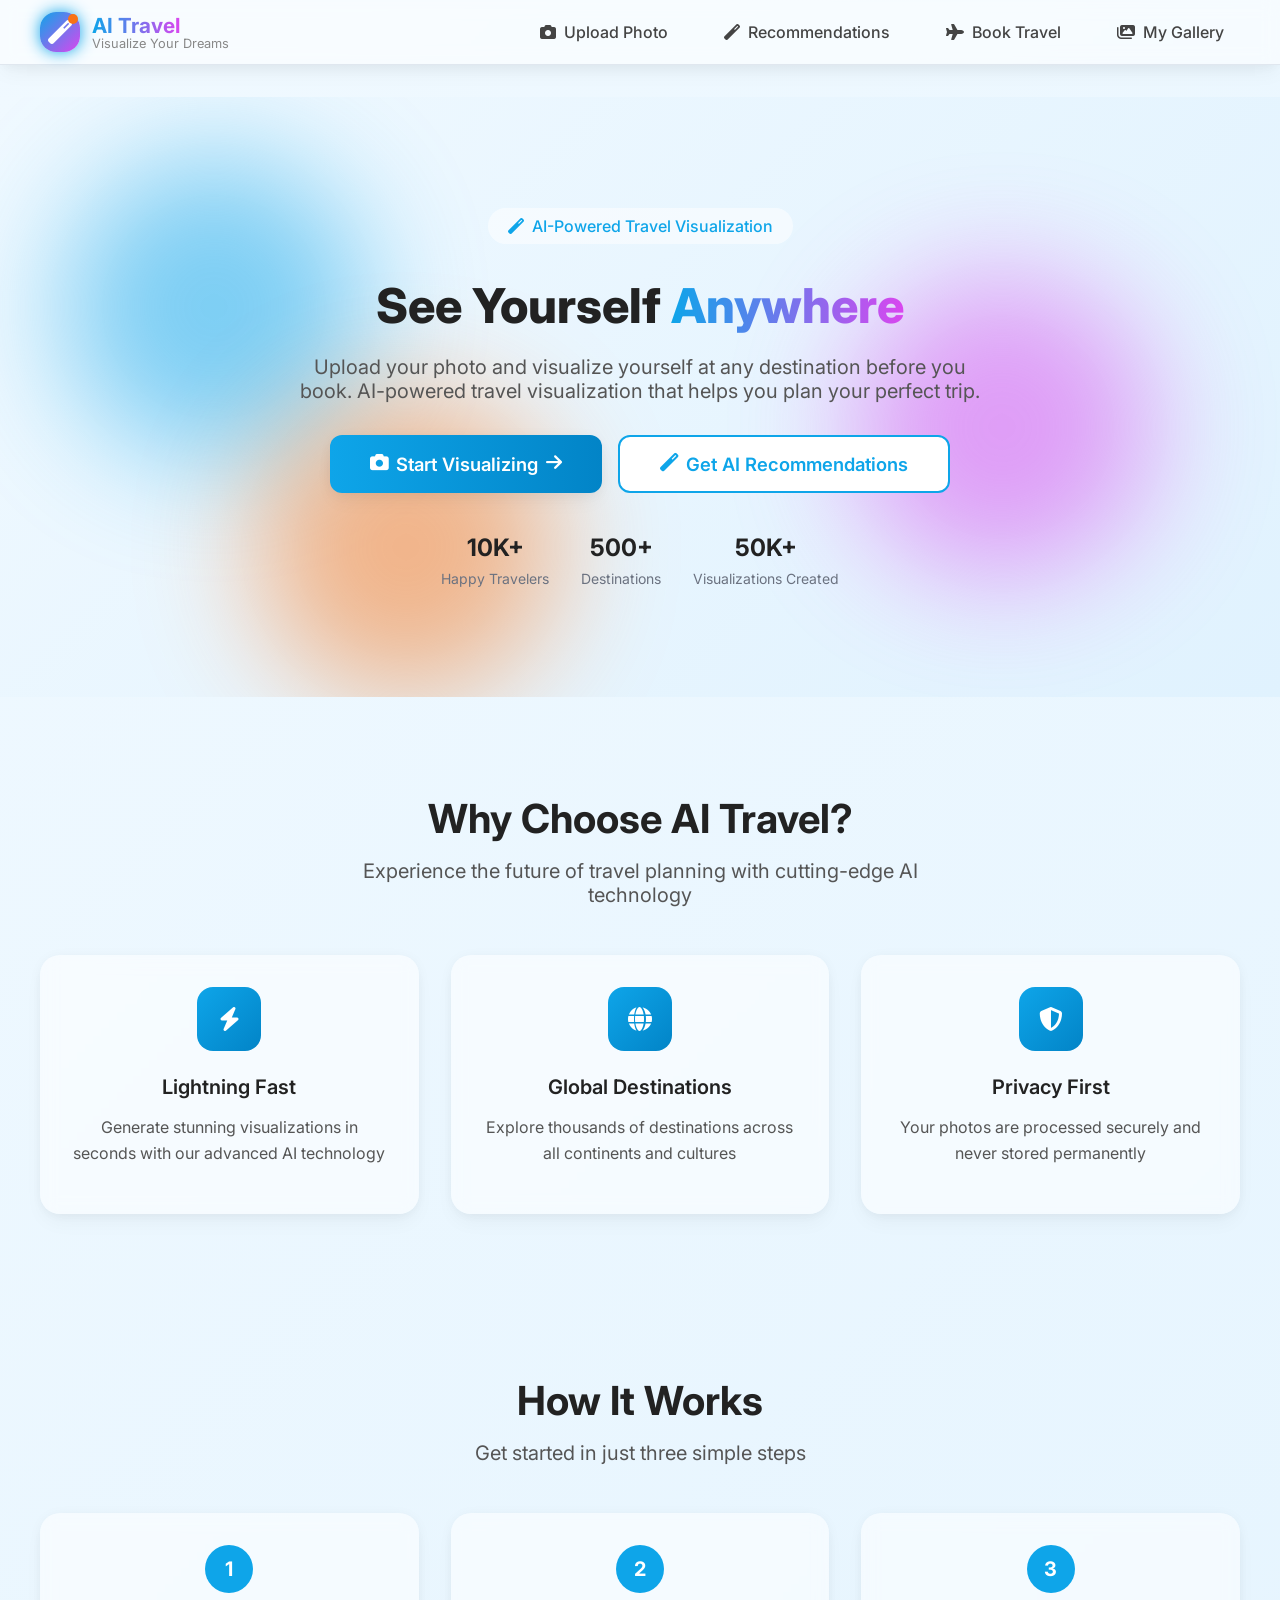
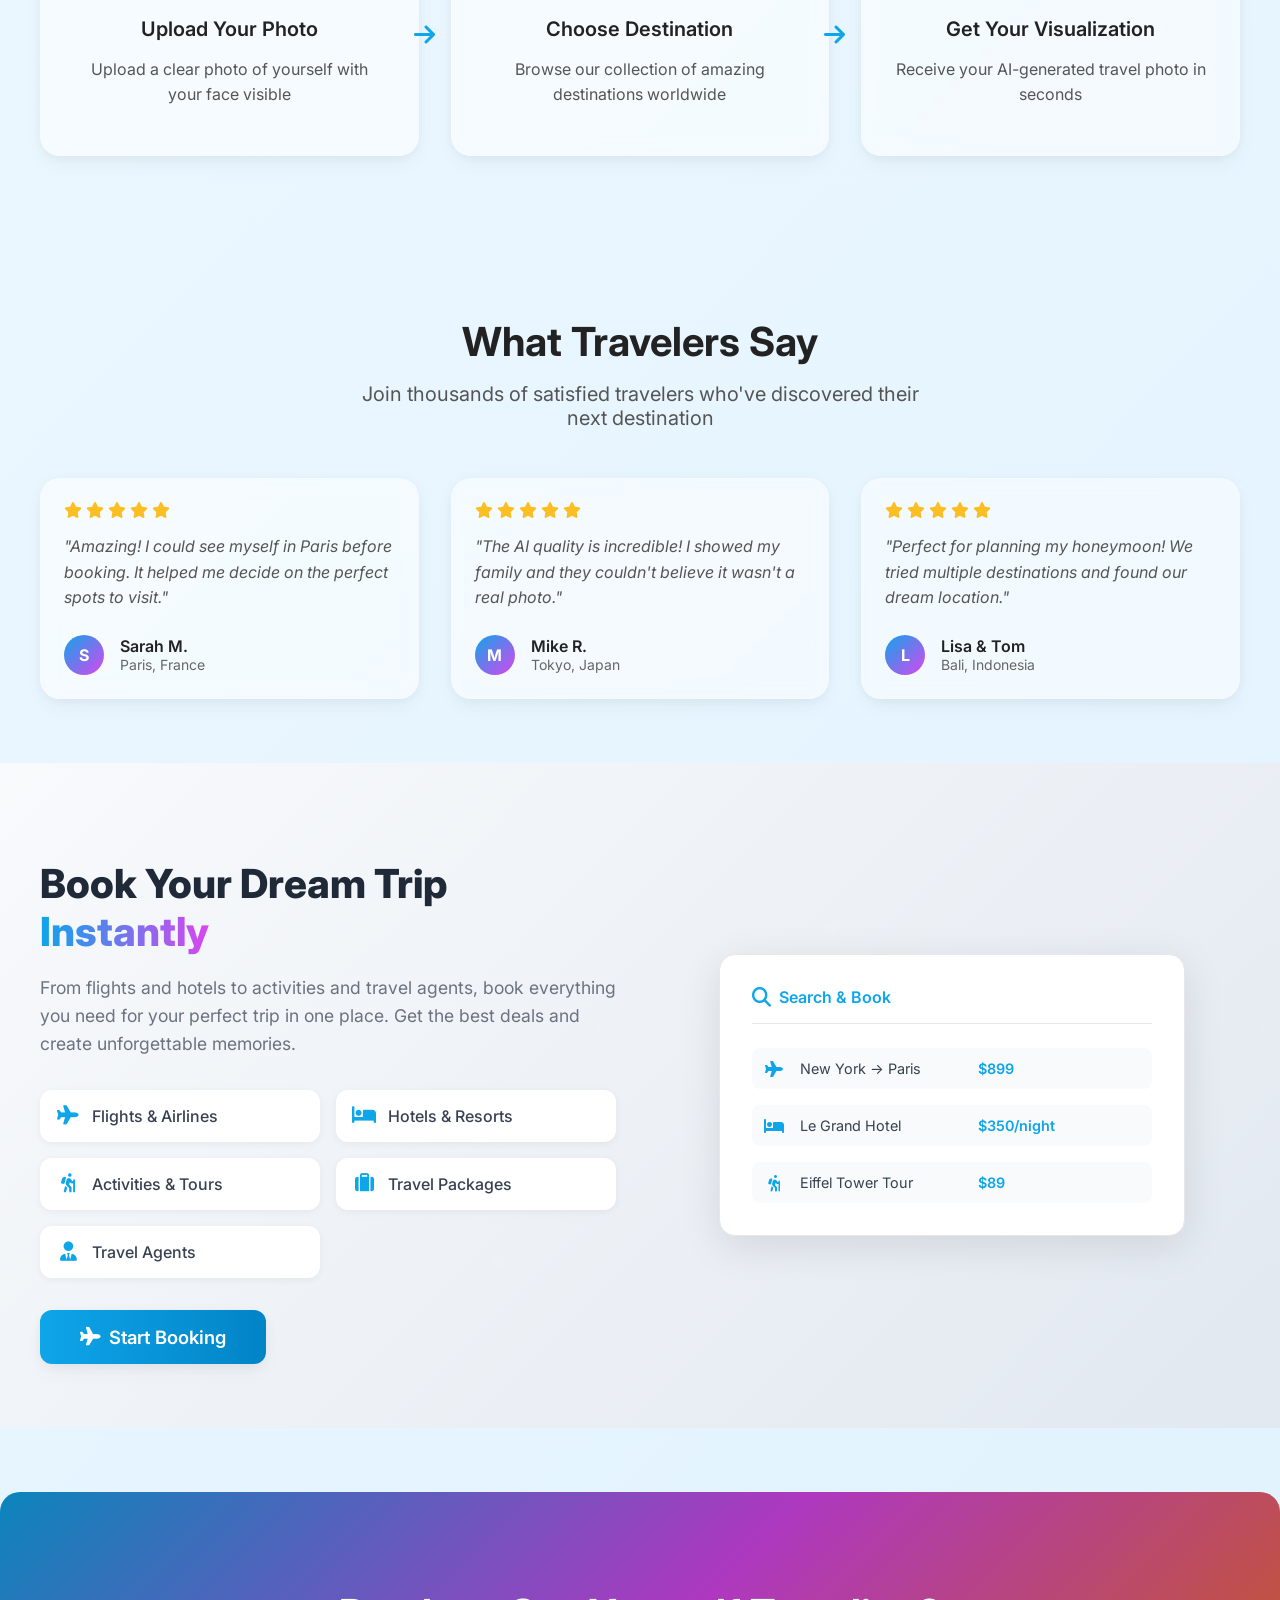
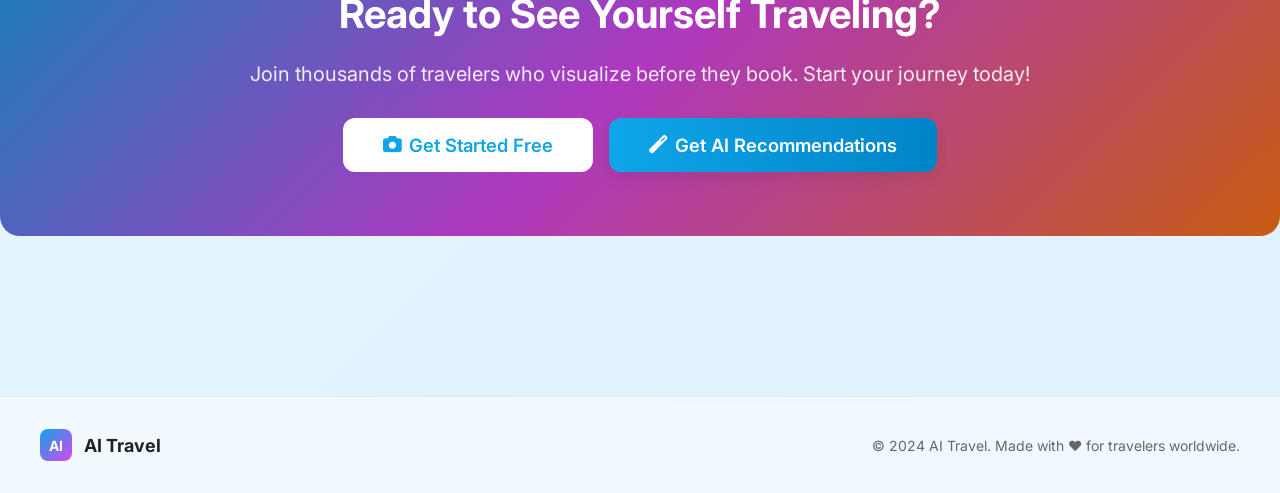
<file: frontend/index.html>
<!DOCTYPE html>
<html lang="en">
  <head>
    <meta charset="UTF-8" />
    <meta name="viewport" content="width=device-width, initial-scale=1.0" />
    <title>AI Travel - Visualize Yourself Anywhere</title>
    <meta
      name="description"
      content="See yourself at any destination before you book with AI-powered visualization. Upload your photo and explore thousands of destinations worldwide."
    />

    <!-- Fonts -->
    <link rel="preconnect" href="https://fonts.googleapis.com" />
    <link rel="preconnect" href="https://fonts.gstatic.com" crossorigin />
    <link
      href="https://fonts.googleapis.com/css2?family=Inter:wght@300;400;500;600;700;800&family=Poppins:wght@300;400;500;600;700;800;900&display=swap"
      rel="stylesheet"
    />

    <!-- Icons -->
    <link
      rel="stylesheet"
      href="https://cdnjs.cloudflare.com/ajax/libs/font-awesome/6.4.0/css/all.min.css"
    />

    <!-- Styles -->
    <link rel="stylesheet" href="css/style.css" />
  </head>
  <body>
    <!-- Navigation -->
    <nav class="navbar">
      <div class="nav-container">
        <div class="nav-logo">
          <a href="index.html" class="logo-link">
            <div class="logo-icon">
              <i class="fas fa-magic"></i>
              <div class="logo-dot"></div>
            </div>
            <div class="logo-text">
              <span class="logo-title">AI Travel</span>
              <div class="logo-subtitle">Visualize Your Dreams</div>
            </div>
          </a>
        </div>

        <div class="nav-menu" id="nav-menu">
          <a href="upload.html" class="nav-link">
            <i class="fas fa-camera"></i>
            <span>Upload Photo</span>
          </a>
          <a href="recommendations.html" class="nav-link">
            <i class="fas fa-magic"></i>
            <span>Recommendations</span>
          </a>
          <a href="booking.html" class="nav-link">
            <i class="fas fa-plane"></i>
            <span>Book Travel</span>
          </a>
          <a href="visualizations.html" class="nav-link">
            <i class="fas fa-images"></i>
            <span>My Gallery</span>
          </a>
        </div>

        <div class="nav-toggle" id="nav-toggle">
          <i class="fas fa-bars"></i>
        </div>
      </div>
    </nav>

    <!-- Main Content -->
    <main class="main-content">
      <!-- Hero Section -->
      <section class="hero">
        <div class="hero-background">
          <div class="hero-blob hero-blob-1"></div>
          <div class="hero-blob hero-blob-2"></div>
          <div class="hero-blob hero-blob-3"></div>
        </div>

        <div class="hero-content">
          <div class="hero-badge">
            <i class="fas fa-magic"></i>
            <span>AI-Powered Travel Visualization</span>
          </div>

          <h1 class="hero-title">
            See Yourself
            <span class="gradient-text">Anywhere</span>
          </h1>

          <p class="hero-description">
            Upload your photo and visualize yourself at any destination before
            you book. AI-powered travel visualization that helps you plan your
            perfect trip.
          </p>

          <div class="hero-buttons">
            <a href="upload.html" class="btn btn-primary btn-large">
              <i class="fas fa-camera"></i>
              Start Visualizing
              <i class="fas fa-arrow-right"></i>
            </a>
            <a href="recommendations.html" class="btn btn-secondary btn-large">
              <i class="fas fa-magic"></i>
              Get AI Recommendations
            </a>
          </div>

          <!-- Stats -->
          <div class="hero-stats">
            <div class="stat-item">
              <div class="stat-number">10K+</div>
              <div class="stat-label">Happy Travelers</div>
            </div>
            <div class="stat-item">
              <div class="stat-number">500+</div>
              <div class="stat-label">Destinations</div>
            </div>
            <div class="stat-item">
              <div class="stat-number">50K+</div>
              <div class="stat-label">Visualizations Created</div>
            </div>
          </div>
        </div>
      </section>

      <!-- Features Section -->
      <section class="features">
        <div class="container">
          <div class="section-header">
            <h2 class="section-title">Why Choose AI Travel?</h2>
            <p class="section-description">
              Experience the future of travel planning with cutting-edge AI
              technology
            </p>
          </div>

          <div class="features-grid">
            <div class="feature-card">
              <div class="feature-icon">
                <i class="fas fa-bolt"></i>
              </div>
              <h3 class="feature-title">Lightning Fast</h3>
              <p class="feature-description">
                Generate stunning visualizations in seconds with our advanced AI
                technology
              </p>
            </div>

            <div class="feature-card">
              <div class="feature-icon">
                <i class="fas fa-globe"></i>
              </div>
              <h3 class="feature-title">Global Destinations</h3>
              <p class="feature-description">
                Explore thousands of destinations across all continents and
                cultures
              </p>
            </div>

            <div class="feature-card">
              <div class="feature-icon">
                <i class="fas fa-shield-alt"></i>
              </div>
              <h3 class="feature-title">Privacy First</h3>
              <p class="feature-description">
                Your photos are processed securely and never stored permanently
              </p>
            </div>
          </div>
        </div>
      </section>

      <!-- How It Works Section -->
      <section class="how-it-works">
        <div class="container">
          <div class="section-header">
            <h2 class="section-title">How It Works</h2>
            <p class="section-description">
              Get started in just three simple steps
            </p>
          </div>

          <div class="steps-grid">
            <div class="step-item">
              <div class="step-number">1</div>
              <h3 class="step-title">Upload Your Photo</h3>
              <p class="step-description">
                Upload a clear photo of yourself with your face visible
              </p>
              <div class="step-arrow">
                <i class="fas fa-arrow-right"></i>
              </div>
            </div>

            <div class="step-item">
              <div class="step-number">2</div>
              <h3 class="step-title">Choose Destination</h3>
              <p class="step-description">
                Browse our collection of amazing destinations worldwide
              </p>
              <div class="step-arrow">
                <i class="fas fa-arrow-right"></i>
              </div>
            </div>

            <div class="step-item">
              <div class="step-number">3</div>
              <h3 class="step-title">Get Your Visualization</h3>
              <p class="step-description">
                Receive your AI-generated travel photo in seconds
              </p>
            </div>
          </div>
        </div>
      </section>

      <!-- Testimonials Section -->
      <section class="testimonials">
        <div class="container">
          <div class="section-header">
            <h2 class="section-title">What Travelers Say</h2>
            <p class="section-description">
              Join thousands of satisfied travelers who've discovered their next
              destination
            </p>
          </div>

          <div class="testimonials-grid">
            <div class="testimonial-card">
              <div class="testimonial-stars">
                <i class="fas fa-star"></i>
                <i class="fas fa-star"></i>
                <i class="fas fa-star"></i>
                <i class="fas fa-star"></i>
                <i class="fas fa-star"></i>
              </div>
              <p class="testimonial-text">
                "Amazing! I could see myself in Paris before booking. It helped
                me decide on the perfect spots to visit."
              </p>
              <div class="testimonial-author">
                <div class="author-avatar">S</div>
                <div class="author-info">
                  <div class="author-name">Sarah M.</div>
                  <div class="author-location">Paris, France</div>
                </div>
              </div>
            </div>

            <div class="testimonial-card">
              <div class="testimonial-stars">
                <i class="fas fa-star"></i>
                <i class="fas fa-star"></i>
                <i class="fas fa-star"></i>
                <i class="fas fa-star"></i>
                <i class="fas fa-star"></i>
              </div>
              <p class="testimonial-text">
                "The AI quality is incredible! I showed my family and they
                couldn't believe it wasn't a real photo."
              </p>
              <div class="testimonial-author">
                <div class="author-avatar">M</div>
                <div class="author-info">
                  <div class="author-name">Mike R.</div>
                  <div class="author-location">Tokyo, Japan</div>
                </div>
              </div>
            </div>

            <div class="testimonial-card">
              <div class="testimonial-stars">
                <i class="fas fa-star"></i>
                <i class="fas fa-star"></i>
                <i class="fas fa-star"></i>
                <i class="fas fa-star"></i>
                <i class="fas fa-star"></i>
              </div>
              <p class="testimonial-text">
                "Perfect for planning my honeymoon! We tried multiple
                destinations and found our dream location."
              </p>
              <div class="testimonial-author">
                <div class="author-avatar">L</div>
                <div class="author-info">
                  <div class="author-name">Lisa & Tom</div>
                  <div class="author-location">Bali, Indonesia</div>
                </div>
              </div>
            </div>
          </div>
        </div>
      </section>

      <!-- Booking Promotion Section -->
      <section class="booking-promotion">
        <div class="container">
          <div class="booking-promotion-content">
            <div class="booking-promotion-text">
              <h2 class="booking-promotion-title">
                Book Your Dream Trip
                <span class="gradient-text">Instantly</span>
              </h2>
              <p class="booking-promotion-description">
                From flights and hotels to activities and travel agents, book
                everything you need for your perfect trip in one place. Get the
                best deals and create unforgettable memories.
              </p>
              <div class="booking-promotion-features">
                <div class="booking-feature">
                  <i class="fas fa-plane"></i>
                  <span>Flights & Airlines</span>
                </div>
                <div class="booking-feature">
                  <i class="fas fa-bed"></i>
                  <span>Hotels & Resorts</span>
                </div>
                <div class="booking-feature">
                  <i class="fas fa-hiking"></i>
                  <span>Activities & Tours</span>
                </div>
                <div class="booking-feature">
                  <i class="fas fa-suitcase"></i>
                  <span>Travel Packages</span>
                </div>
                <div class="booking-feature">
                  <i class="fas fa-user-tie"></i>
                  <span>Travel Agents</span>
                </div>
              </div>
              <div class="booking-promotion-actions">
                <a href="booking.html" class="btn btn-primary btn-large">
                  <i class="fas fa-plane"></i>
                  Start Booking
                </a>
                <!-- <a href="destinations.html" class="btn btn-secondary btn-large">
                                <i class="fas fa-globe"></i>
                                Browse Destinations
                            </a> -->
              </div>
            </div>
            <div class="booking-promotion-visual">
              <div class="booking-visual-card">
                <div class="booking-visual-header">
                  <i class="fas fa-search"></i>
                  <span>Search & Book</span>
                </div>
                <div class="booking-visual-content">
                  <div class="booking-visual-item">
                    <i class="fas fa-plane"></i>
                    <span>New York → Paris</span>
                    <span class="price">$899</span>
                  </div>
                  <div class="booking-visual-item">
                    <i class="fas fa-bed"></i>
                    <span>Le Grand Hotel</span>
                    <span class="price">$350/night</span>
                  </div>
                  <div class="booking-visual-item">
                    <i class="fas fa-hiking"></i>
                    <span>Eiffel Tower Tour</span>
                    <span class="price">$89</span>
                  </div>
                </div>
              </div>
            </div>
          </div>
        </div>
      </section>

      <!-- CTA Section -->
      <section class="cta">
        <div class="cta-background">
          <div class="cta-overlay"></div>
        </div>
        <div class="cta-content">
          <h2 class="cta-title">Ready to See Yourself Traveling?</h2>
          <p class="cta-description">
            Join thousands of travelers who visualize before they book. Start
            your journey today!
          </p>
          <div class="cta-buttons">
            <a href="upload.html" class="btn btn-white btn-large">
              <i class="fas fa-camera"></i>
              Get Started Free
            </a>
            <!-- Replace the last travel-related button with a new one for AI Recommendations -->
            <!-- <a href="destinations.html" class="btn btn-outline btn-large"> -->
            <a href="recommendations.html" class="btn btn-primary btn-large">
              <i class="fas fa-magic"></i>
              Get AI Recommendations
            </a>
          </div>
        </div>
      </section>
    </main>

    <!-- Footer -->
    <footer class="footer">
      <div class="container">
        <div class="footer-content">
          <div class="footer-logo">
            <div class="footer-logo-icon">
              <span>AI</span>
            </div>
            <span class="footer-logo-text">AI Travel</span>
          </div>
          <div class="footer-copyright">
            © 2024 AI Travel. Made with ❤️ for travelers worldwide.
          </div>
        </div>
      </div>
    </footer>

    <!-- Toast Container -->
    <div id="toast-container" class="toast-container"></div>

    <!-- Scripts -->
    <script src="js/api.js"></script>
    <script src="js/components.js"></script>
    <script src="js/main.js"></script>
  </body>
</html>
</file>
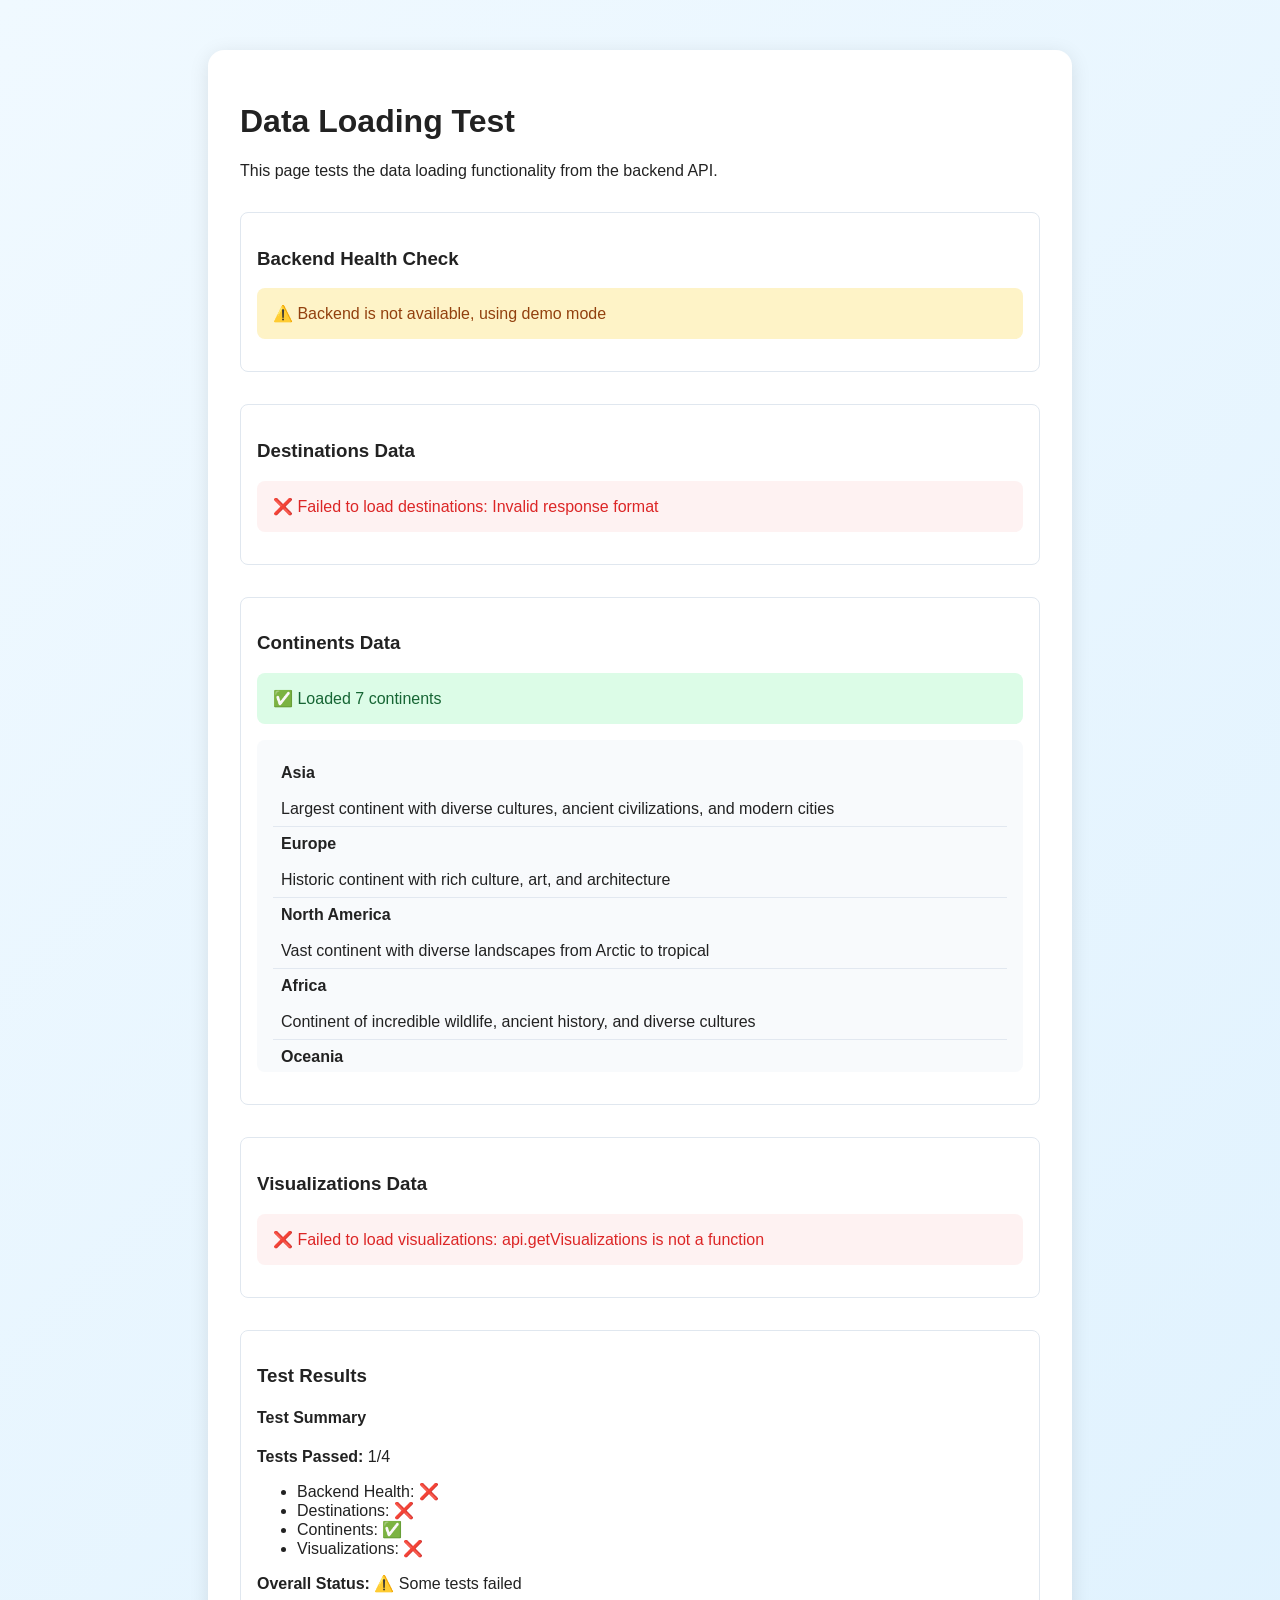
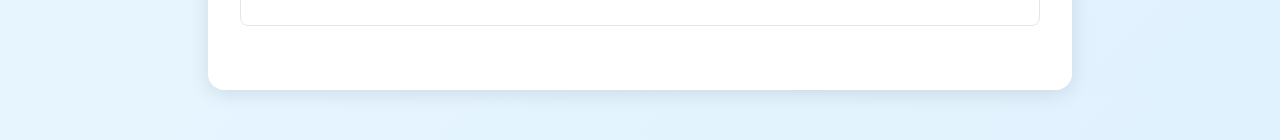
<file: frontend/test-data.html>
<!DOCTYPE html>
<html lang="en">
<head>
    <meta charset="UTF-8">
    <meta name="viewport" content="width=device-width, initial-scale=1.0">
    <title>Data Loading Test - AI Travel</title>
    <link rel="stylesheet" href="css/style.css">
    <style>
        .test-container {
            max-width: 800px;
            margin: 50px auto;
            padding: 2rem;
            background: white;
            border-radius: 1rem;
            box-shadow: 0 4px 20px rgba(0,0,0,0.1);
        }
        .test-section {
            margin: 2rem 0;
            padding: 1rem;
            border: 1px solid #e0e7ef;
            border-radius: 0.5rem;
        }
        .test-status {
            padding: 1rem;
            margin: 1rem 0;
            border-radius: 0.5rem;
            font-weight: 500;
        }
        .test-status.success { background: #dcfce7; color: #166534; }
        .test-status.error { background: #fef2f2; color: #dc2626; }
        .test-status.info { background: #dbeafe; color: #1e40af; }
        .test-status.warning { background: #fef3c7; color: #92400e; }
        .data-display {
            background: #f8fafc;
            padding: 1rem;
            border-radius: 0.5rem;
            margin: 1rem 0;
            max-height: 300px;
            overflow-y: auto;
        }
        .data-item {
            padding: 0.5rem;
            border-bottom: 1px solid #e2e8f0;
        }
        .data-item:last-child {
            border-bottom: none;
        }
    </style>
</head>
<body>
    <div class="test-container">
        <h1>Data Loading Test</h1>
        <p>This page tests the data loading functionality from the backend API.</p>
        
        <div class="test-section">
            <h3>Backend Health Check</h3>
            <div id="health-status" class="test-status info">
                Checking backend health...
            </div>
        </div>

        <div class="test-section">
            <h3>Destinations Data</h3>
            <div id="destinations-status" class="test-status info">
                Loading destinations...
            </div>
            <div id="destinations-data" class="data-display" style="display: none;">
                <!-- Destinations will be displayed here -->
            </div>
        </div>

        <div class="test-section">
            <h3>Continents Data</h3>
            <div id="continents-status" class="test-status info">
                Loading continents...
            </div>
            <div id="continents-data" class="data-display" style="display: none;">
                <!-- Continents will be displayed here -->
            </div>
        </div>

        <div class="test-section">
            <h3>Visualizations Data</h3>
            <div id="visualizations-status" class="test-status info">
                Loading visualizations...
            </div>
            <div id="visualizations-data" class="data-display" style="display: none;">
                <!-- Visualizations will be displayed here -->
            </div>
        </div>

        <div class="test-section">
            <h3>Test Results</h3>
            <div id="test-results">
                <p>Running tests...</p>
            </div>
        </div>
    </div>

    <!-- Scripts -->
    <script src="js/api.js"></script>
    <script src="js/components.js"></script>
    <script>
        // Initialize API service
        const api = new APIService();
        
        // Test results
        const testResults = {
            backendHealth: false,
            destinations: false,
            continents: false,
            visualizations: false
        };

        // Update status element
        function updateStatus(elementId, status, message) {
            const element = document.getElementById(elementId);
            element.className = `test-status ${status}`;
            element.textContent = message;
        }

        // Display data
        function displayData(elementId, data, title) {
            const element = document.getElementById(elementId);
            element.style.display = 'block';
            
            if (Array.isArray(data) && data.length > 0) {
                element.innerHTML = data.map(item => `
                    <div class="data-item">
                        <strong>${item.name || item.title || 'Unknown'}</strong><br>
                        ${item.country || item.location || ''} ${item.city ? `(${item.city})` : ''}<br>
                        ${item.description || ''}
                    </div>
                `).join('');
            } else {
                element.innerHTML = '<div class="data-item">No data available</div>';
            }
        }

        // Test backend health
        async function testBackendHealth() {
            try {
                const isHealthy = await api.checkBackendHealth();
                testResults.backendHealth = isHealthy;
                
                if (isHealthy) {
                    updateStatus('health-status', 'success', '✅ Backend is healthy and accessible');
                } else {
                    updateStatus('health-status', 'warning', '⚠️ Backend is not available, using demo mode');
                }
            } catch (error) {
                updateStatus('health-status', 'error', `❌ Backend health check failed: ${error.message}`);
            }
        }

        // Test destinations loading
        async function testDestinations() {
            try {
                const response = await api.getDestinations();
                if (response.success && response.data) {
                    testResults.destinations = true;
                    updateStatus('destinations-status', 'success', `✅ Loaded ${response.data.length} destinations from ${response.source}`);
                    displayData('destinations-data', response.data, 'Destinations');
                } else {
                    throw new Error('Invalid response format');
                }
            } catch (error) {
                updateStatus('destinations-status', 'error', `❌ Failed to load destinations: ${error.message}`);
            }
        }

        // Test continents loading
        async function testContinents() {
            try {
                const response = await api.getContinents();
                if (response.success && response.data) {
                    testResults.continents = true;
                    updateStatus('continents-status', 'success', `✅ Loaded ${response.data.length} continents`);
                    displayData('continents-data', response.data, 'Continents');
                } else {
                    throw new Error('Invalid response format');
                }
            } catch (error) {
                updateStatus('continents-status', 'error', `❌ Failed to load continents: ${error.message}`);
            }
        }

        // Test visualizations loading
        async function testVisualizations() {
            try {
                const response = await api.getVisualizations();
                if (response.success && response.data) {
                    testResults.visualizations = true;
                    updateStatus('visualizations-status', 'success', `✅ Loaded ${response.data.length} visualizations`);
                    displayData('visualizations-data', response.data, 'Visualizations');
                } else {
                    throw new Error('Invalid response format');
                }
            } catch (error) {
                updateStatus('visualizations-status', 'error', `❌ Failed to load visualizations: ${error.message}`);
            }
        }

        // Update test results summary
        function updateTestResults() {
            const resultsElement = document.getElementById('test-results');
            const passedTests = Object.values(testResults).filter(Boolean).length;
            const totalTests = Object.keys(testResults).length;
            
            resultsElement.innerHTML = `
                <h4>Test Summary</h4>
                <p><strong>Tests Passed:</strong> ${passedTests}/${totalTests}</p>
                <ul>
                    <li>Backend Health: ${testResults.backendHealth ? '✅' : '❌'}</li>
                    <li>Destinations: ${testResults.destinations ? '✅' : '❌'}</li>
                    <li>Continents: ${testResults.continents ? '✅' : '❌'}</li>
                    <li>Visualizations: ${testResults.visualizations ? '✅' : '❌'}</li>
                </ul>
                <p><strong>Overall Status:</strong> ${passedTests === totalTests ? '✅ All tests passed!' : '⚠️ Some tests failed'}</p>
            `;
        }

        // Run all tests
        async function runAllTests() {
            console.log('Starting data loading tests...');
            
            await testBackendHealth();
            await testDestinations();
            await testContinents();
            await testVisualizations();
            
            updateTestResults();
            
            console.log('Test results:', testResults);
        }

        // Run tests when page loads
        document.addEventListener('DOMContentLoaded', runAllTests);
    </script>
</body>
</html>
</file>
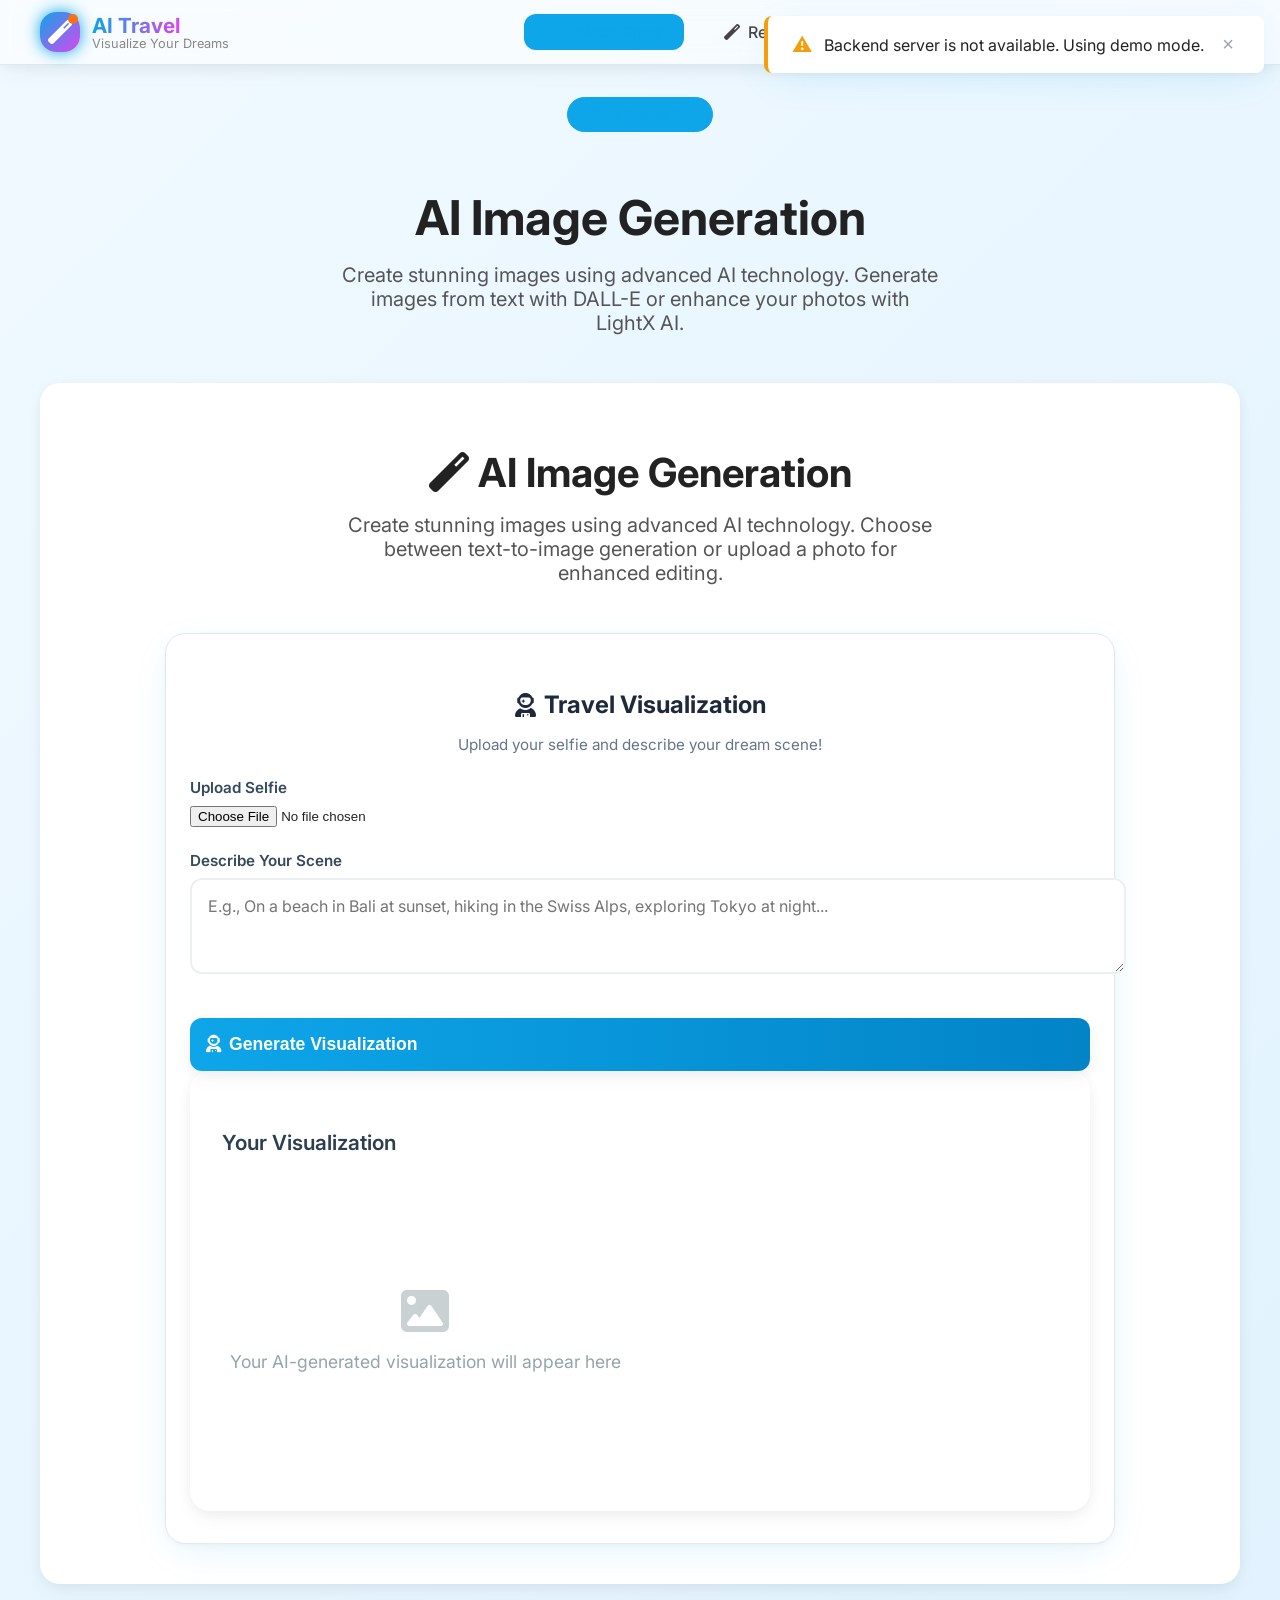
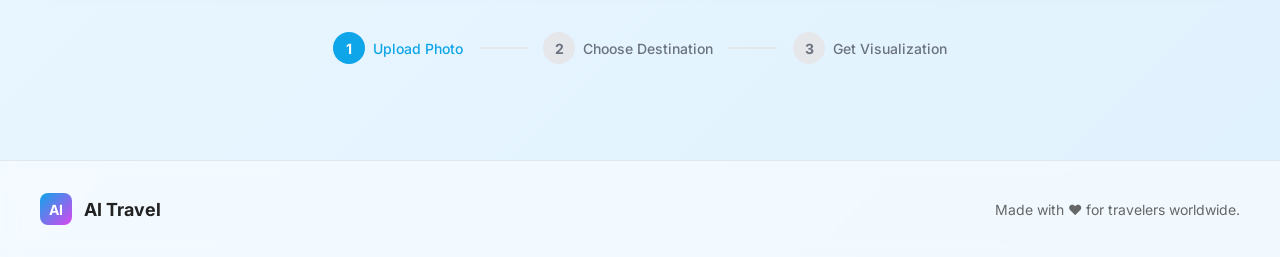
<file: frontend/upload.html>
<!DOCTYPE html>
<html lang="en">
  <head>
    <meta charset="UTF-8" />
    <meta name="viewport" content="width=device-width, initial-scale=1.0" />
    <title>AI Image Generation - AI Travel</title>
    <meta
      name="description"
      content="Generate stunning images using DALL-E and enhance photos with LightX AI technology."
    />

    <!-- Fonts -->
    <link rel="preconnect" href="https://fonts.googleapis.com" />
    <link rel="preconnect" href="https://fonts.gstatic.com" crossorigin />
    <link
      href="https://fonts.googleapis.com/css2?family=Inter:wght@300;400;500;600;700;800&family=Poppins:wght@300;400;500;600;700;800;900&display=swap"
      rel="stylesheet"
    />

    <!-- Icons -->
    <link
      rel="stylesheet"
      href="https://cdnjs.cloudflare.com/ajax/libs/font-awesome/6.4.0/css/all.min.css"
    />

    <!-- Styles -->
    <link rel="stylesheet" href="css/style.css" />
  </head>
  <body>
    <!-- Navigation -->
    <nav class="navbar">
      <div class="nav-container">
        <div class="nav-logo">
          <a href="index.html" class="logo-link">
            <div class="logo-icon">
              <i class="fas fa-magic"></i>
              <div class="logo-dot"></div>
            </div>
            <div class="logo-text">
              <span class="logo-title">AI Travel</span>
              <div class="logo-subtitle">Visualize Your Dreams</div>
            </div>
          </a>
        </div>

        <div class="nav-menu" id="nav-menu">
          <a href="upload.html" class="nav-link active">
            <i class="fas fa-camera"></i>
            <span>Upload Photo</span>
          </a>
          <a href="recommendations.html" class="nav-link">
            <i class="fas fa-magic"></i>
            <span>Recommendations</span>
          </a>
          <a href="booking.html" class="nav-link">
            <i class="fas fa-plane"></i>
            <span>Book Travel</span>
          </a>
          <a href="visualizations.html" class="nav-link">
            <i class="fas fa-images"></i>
            <span>My Gallery</span>
          </a>
        </div>

        <div class="nav-toggle" id="nav-toggle">
          <i class="fas fa-bars"></i>
        </div>
      </div>
    </nav>

    <!-- Main Content -->
    <main class="main-content">
      <div class="container">
        <!-- Header Section -->
        <div class="upload-header">
          <div class="step-badge">
            <i class="fas fa-magic"></i>
            <span>AI Generation</span>
          </div>

          <h1 class="upload-title">AI Image Generation</h1>

          <p class="upload-description">
            Create stunning images using advanced AI technology. Generate images
            from text with DALL-E or enhance your photos with LightX AI.
          </p>
        </div>

        <!-- AI Image Generation Section -->
        <div class="ai-generation-section">
          <div class="section-header">
            <h2 class="section-title">
              <i class="fas fa-magic"></i>
              AI Image Generation
            </h2>
            <p class="section-description">
              Create stunning images using advanced AI technology. Choose
              between text-to-image generation or upload a photo for enhanced
              editing.
            </p>
          </div>

          <div class="generation-grid single-centered-card">
            <!-- AI Face Swap Visualization Section -->
            <div class="generation-card travel-visualization-centered">
              <div class="card-header">
                <h3 class="card-title">
                  <i class="fas fa-user-astronaut"></i>
                  Travel Visualization
                </h3>
                <p class="card-subtitle">
                  Upload your selfie and describe your dream scene!
                </p>
              </div>
              <div class="face-swap-upload-area">
                <div class="input-group">
                  <label for="face-swap-file-input" class="input-label"
                    >Upload Selfie</label
                  >
                  <input
                    type="file"
                    id="face-swap-file-input"
                    accept="image/*"
                  />
                </div>
                <div class="input-group">
                  <label for="face-swap-prompt" class="input-label"
                    >Describe Your Scene</label
                  >
                  <textarea
                    id="face-swap-prompt"
                    class="text-input"
                    placeholder="E.g., On a beach in Bali at sunset, hiking in the Swiss Alps, exploring Tokyo at night..."
                    rows="3"
                  ></textarea>
                </div>
                <button
                  class="btn btn-primary generate-btn"
                  id="generate-face-swap-btn"
                >
                  <i class="fas fa-user-astronaut"></i>
                  Generate Visualization
                </button>
              </div>
              <div class="generated-images-area">
                <h4 class="generated-title">Your Visualization</h4>
                <div class="generated-images-grid" id="face-swap-images-grid">
                  <div class="placeholder-message">
                    <i class="fas fa-image"></i>
                    <p>Your AI-generated visualization will appear here</p>
                  </div>
                </div>
                <div
                  class="generation-loading"
                  id="face-swap-loading"
                  style="display: none"
                >
                  <div class="loading-spinner"></div>
                  <p class="loading-text">Generating your visualization...</p>
                  <p class="loading-subtext">This may take a few moments</p>
                </div>
              </div>
            </div>
          </div>
        </div>

        <!-- Success State -->
        <div class="success-state" id="success-state" style="display: none">
          <div class="success-card">
            <div class="success-icon">
              <i class="fas fa-check-circle"></i>
            </div>
            <h3 class="success-title">Photo Ready!</h3>
            <p class="success-description">
              Your photo has been uploaded successfully. Now you can explore
              destinations and see yourself there!
            </p>
            <div class="success-buttons">
              <a href="destinations.html" class="btn btn-primary btn-large">
                Explore Destinations
                <i class="fas fa-arrow-right"></i>
              </a>
              <a href="visualizations.html" class="btn btn-secondary btn-large">
                View My Gallery
              </a>
            </div>
          </div>
        </div>

        <!-- Progress Indicator -->
        <div class="progress-indicator">
          <div class="progress-step active">
            <div class="progress-number">1</div>
            <span class="progress-label">Upload Photo</span>
          </div>
          <div class="progress-line"></div>
          <div class="progress-step" id="step-2">
            <div class="progress-number">2</div>
            <span class="progress-label">Choose Destination</span>
          </div>
          <div class="progress-line"></div>
          <div class="progress-step" id="step-3">
            <div class="progress-number">3</div>
            <span class="progress-label">Get Visualization</span>
          </div>
        </div>
      </div>
    </main>

    <!-- Footer -->
    <footer class="footer">
      <div class="container">
        <div class="footer-content">
          <div class="footer-logo">
            <div class="footer-logo-icon">
              <span>AI</span>
            </div>
            <span class="footer-logo-text">AI Travel</span>
          </div>
          <div class="footer-copyright">
            Made with ❤️ for travelers worldwide.
          </div>
        </div>
      </div>
    </footer>

    <!-- Hidden File Inputs -->
    <input type="file" id="file-input" accept="image/*" style="display: none" />
    <input
      type="file"
      id="lightx-file-input"
      accept="image/*"
      style="display: none"
    />

    <!-- Toast Container -->
    <div id="toast-container" class="toast-container"></div>

    <!-- Scripts -->
    <script src="js/api.js"></script>
    <script src="js/components.js"></script>
    <script src="js/main.js"></script>
    <script src="js/upload.js"></script>
  </body>
</html>
</file>
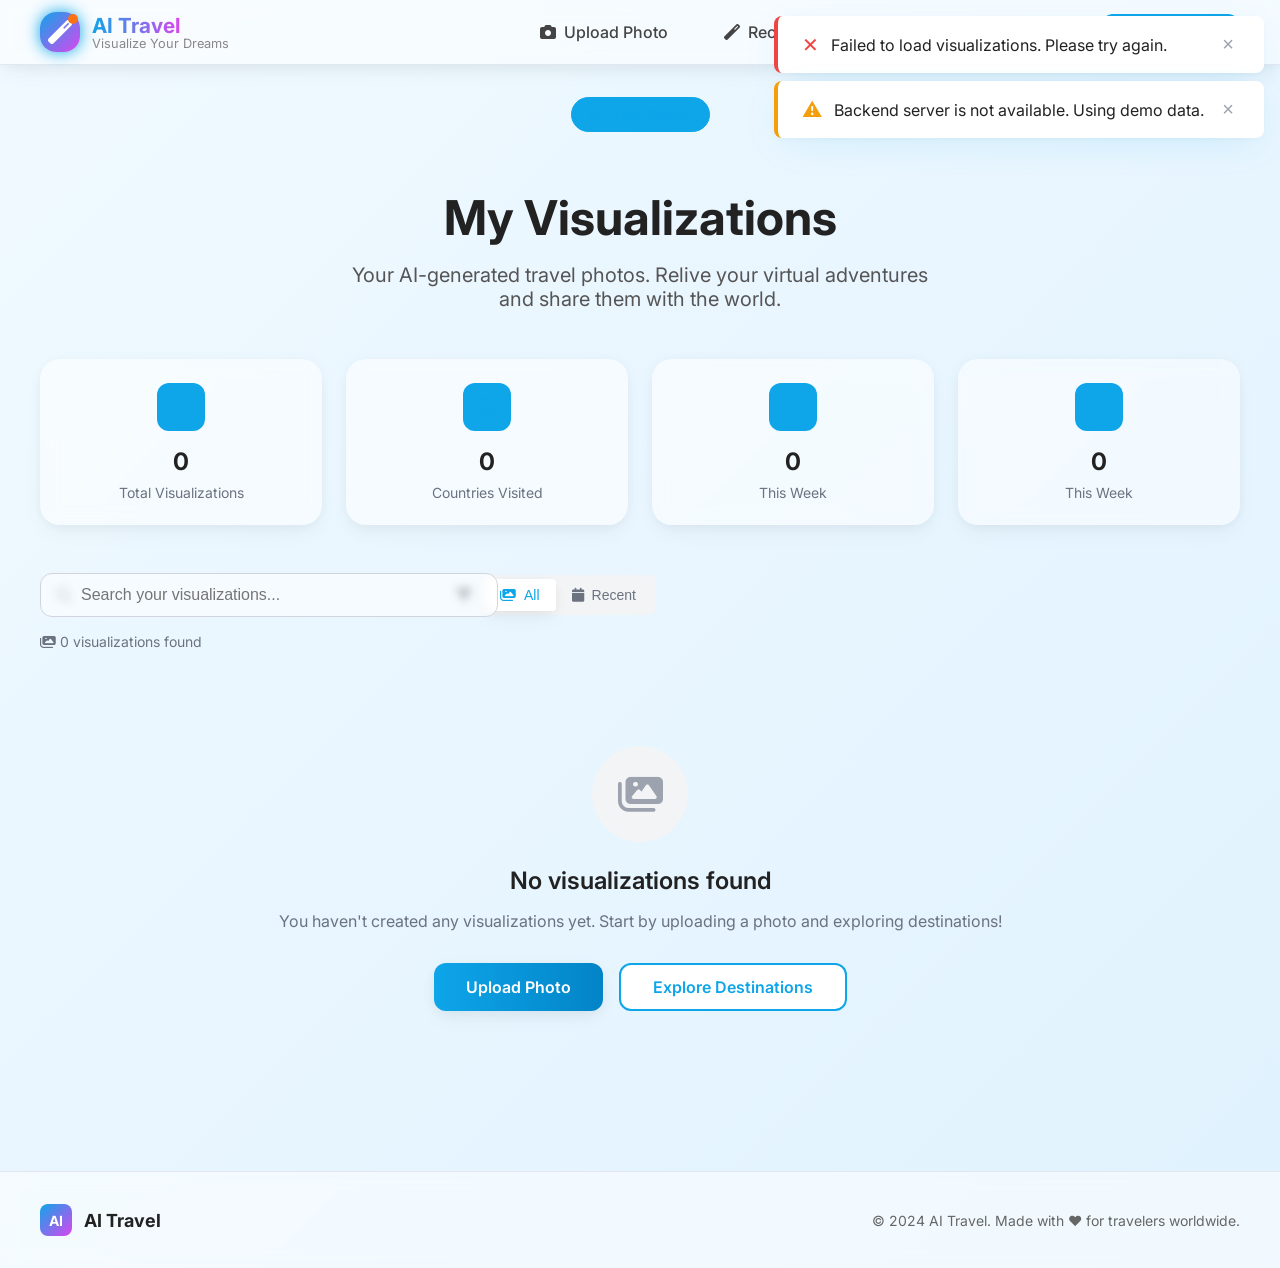
<file: frontend/visualizations.html>
<!DOCTYPE html>
<html lang="en">
  <head>
    <meta charset="UTF-8" />
    <meta name="viewport" content="width=device-width, initial-scale=1.0" />
    <title>My Visualizations - AI Travel</title>
    <meta
      name="description"
      content="Your AI-generated travel photos. Relive your virtual adventures and share them with the world."
    />

    <!-- Fonts -->
    <link rel="preconnect" href="https://fonts.googleapis.com" />
    <link rel="preconnect" href="https://fonts.gstatic.com" crossorigin />
    <link
      href="https://fonts.googleapis.com/css2?family=Inter:wght@300;400;500;600;700;800&family=Poppins:wght@300;400;500;600;700;800;900&display=swap"
      rel="stylesheet"
    />

    <!-- Icons -->
    <link
      rel="stylesheet"
      href="https://cdnjs.cloudflare.com/ajax/libs/font-awesome/6.4.0/css/all.min.css"
    />

    <!-- Styles -->
    <link rel="stylesheet" href="css/style.css" />
  </head>
  <body>
    <!-- Navigation -->
    <nav class="navbar">
      <div class="nav-container">
        <div class="nav-logo">
          <a href="index.html" class="logo-link">
            <div class="logo-icon">
              <i class="fas fa-magic"></i>
              <div class="logo-dot"></div>
            </div>
            <div class="logo-text">
              <span class="logo-title">AI Travel</span>
              <div class="logo-subtitle">Visualize Your Dreams</div>
            </div>
          </a>
        </div>

        <div class="nav-menu" id="nav-menu">
          <a href="upload.html" class="nav-link">
            <i class="fas fa-camera"></i>
            <span>Upload Photo</span>
          </a>
          <a href="recommendations.html" class="nav-link">
            <i class="fas fa-magic"></i>
            <span>Recommendations</span>
          </a>
          <a href="booking.html" class="nav-link">
            <i class="fas fa-plane"></i>
            <span>Book Travel</span>
          </a>
          <a href="visualizations.html" class="nav-link active">
            <i class="fas fa-images"></i>
            <span>My Gallery</span>
          </a>
        </div>

        <div class="nav-toggle" id="nav-toggle">
          <i class="fas fa-bars"></i>
        </div>
      </div>
    </nav>

    <!-- Main Content -->
    <main class="main-content">
      <div class="container">
        <!-- Header Section -->
        <div class="visualizations-header">
          <div class="step-badge">
            <i class="fas fa-images"></i>
            <span>Your Gallery</span>
          </div>

          <h1 class="visualizations-title">My Visualizations</h1>

          <p class="visualizations-description">
            Your AI-generated travel photos. Relive your virtual adventures and
            share them with the world.
          </p>
        </div>

        <!-- Stats Section -->
        <div class="stats-section">
          <div class="stats-grid">
            <div class="stat-card">
              <div class="stat-icon">
                <i class="fas fa-images"></i>
              </div>
              <div class="stat-number" id="total-visualizations">0</div>
              <div class="stat-label">Total Visualizations</div>
            </div>

            <div class="stat-card">
              <div class="stat-icon">
                <i class="fas fa-globe"></i>
              </div>
              <div class="stat-number" id="countries-visited">0</div>
              <div class="stat-label">Countries Visited</div>
            </div>

            <div class="stat-card">
              <div class="stat-icon">
                <i class="fas fa-heart"></i>
              </div>
              <div class="stat-number" id="this-week">0</div>
              <div class="stat-label">This Week</div>
            </div>

            <div class="stat-card">
              <div class="stat-icon">
                <i class="fas fa-calendar"></i>
              </div>
              <div class="stat-number" id="recent-count">0</div>
              <div class="stat-label">This Week</div>
            </div>
          </div>
        </div>

        <!-- Search and Filter Section -->
        <div class="search-filter-section">
          <div class="search-filter-container">
            <!-- Search Bar -->
            <div class="search-container">
              <i class="fas fa-search search-icon"></i>
              <input
                type="text"
                id="search-input"
                class="search-input"
                placeholder="Search your visualizations..."
              />
            </div>

            <!-- Filter Buttons -->
            <div class="filter-buttons">
              <i class="fas fa-filter filter-icon"></i>
              <div class="filter-tabs">
                <button class="filter-tab active" data-filter="all">
                  <i class="fas fa-images"></i>
                  <span>All</span>
                </button>
                <button class="filter-tab" data-filter="recent">
                  <i class="fas fa-calendar"></i>
                  <span>Recent</span>
                </button>
              </div>
            </div>
          </div>

          <!-- Results Summary -->
          <div class="results-summary">
            <div class="results-count">
              <i class="fas fa-images"></i>
              <span id="results-count">0 visualizations found</span>
            </div>
            <button
              class="clear-filters"
              id="clear-filters"
              style="display: none"
            >
              Clear filters
            </button>
          </div>
        </div>

        <!-- Loading State -->
        <div class="loading-state" id="loading-state">
          <div class="loading-spinner"></div>
          <p class="loading-text">Loading your visualizations...</p>
        </div>

        <!-- Gallery Section -->
        <div class="gallery-section" id="gallery-section" style="display: none">
          <div class="gallery-grid" id="gallery-grid">
            <!-- Visualization cards will be dynamically inserted here -->
          </div>
        </div>

        <!-- Empty State -->
        <div class="empty-state" id="empty-state" style="display: none">
          <div class="empty-icon">
            <i class="fas fa-images"></i>
          </div>
          <h3 class="empty-title">No visualizations found</h3>
          <p class="empty-description" id="empty-description">
            You haven't created any visualizations yet. Start by uploading a
            photo and exploring destinations!
          </p>
          <div class="empty-actions" id="empty-actions">
            <a href="upload.html" class="btn btn-primary"> Upload Photo </a>
            <a href="destinations.html" class="btn btn-secondary">
              Explore Destinations
            </a>
          </div>
        </div>

        <!-- Quick Actions -->
        <div class="quick-actions" id="quick-actions" style="display: none">
          <h3 class="quick-actions-title">Quick Actions</h3>
          <div class="quick-actions-buttons">
            <button class="quick-action-btn" id="download-all">
              <i class="fas fa-download"></i>
              <span>Download All</span>
            </button>
            <button class="quick-action-btn" id="share-gallery">
              <i class="fas fa-share-alt"></i>
              <span>Share Gallery</span>
            </button>
            <button class="quick-action-btn" id="view-recent">
              <i class="fas fa-heart"></i>
              <span>View Recent</span>
            </button>
          </div>
        </div>
      </div>
    </main>

    <!-- Footer -->
    <footer class="footer">
      <div class="container">
        <div class="footer-content">
          <div class="footer-logo">
            <div class="footer-logo-icon">
              <span>AI</span>
            </div>
            <span class="footer-logo-text">AI Travel</span>
          </div>
          <div class="footer-copyright">
            © 2024 AI Travel. Made with ❤️ for travelers worldwide.
          </div>
        </div>
      </div>
    </footer>

    <!-- Lightbox Modal -->
    <div class="lightbox" id="lightbox">
      <div class="lightbox-content">
        <button class="lightbox-close" id="lightbox-close">
          <i class="fas fa-times"></i>
        </button>
        <img id="lightbox-image" class="lightbox-image" alt="Visualization" />
        <div class="lightbox-info">
          <h3 id="lightbox-title" class="lightbox-title"></h3>
          <p id="lightbox-location" class="lightbox-location"></p>
          <div class="lightbox-actions">
            <button class="lightbox-action" id="lightbox-download">
              <i class="fas fa-download"></i>
              Download
            </button>
            <button class="lightbox-action" id="lightbox-share">
              <i class="fas fa-share-alt"></i>
              Share
            </button>
          </div>
        </div>
      </div>
    </div>

    <!-- Toast Container -->
    <div id="toast-container" class="toast-container"></div>

    <!-- Scripts -->
    <script src="js/api.js"></script>
    <script src="js/components.js"></script>
    <script src="js/main.js"></script>
    <script src="js/visualizations.js"></script>
  </body>
</html>
</file>
<file: frontend/css/style.css>
/* CSS Variables for theming */
:root {
  --primary: #0ea5e9;
  --primary-dark: #0284c7;
  --secondary: #d946ef;
  --accent: #f97316;
  --success: #22c55e;
  --warning: #f59e0b;
  --error: #ef4444;
  --bg-gradient: linear-gradient(135deg, #f0f9ff 0%, #e0f2fe 100%);
  --font-main: "Inter", "Poppins", Arial, sans-serif;
  --shadow-soft: 0 2px 15px -3px rgba(0, 0, 0, 0.07),
    0 10px 20px -2px rgba(0, 0, 0, 0.04);
  --shadow-large: 0 10px 40px -10px rgba(14, 165, 233, 0.15),
    0 2px 10px -2px rgba(0, 0, 0, 0.05);
  --radius: 1.25rem;
}

html,
body {
  font-family: var(--font-main);
  background: var(--bg-gradient);
  color: #222;
  margin: 0;
  min-height: 100vh;
  scroll-behavior: smooth;
}

/* Layout */
.container {
  max-width: 1200px;
  margin: 0 auto;
  padding: 0 1.5rem;
}

.main-content {
  min-height: calc(100vh - 64px - 80px);
  padding: 2rem 0;
}

/* Navbar */
.navbar {
  background: #fff8;
  backdrop-filter: blur(8px);
  border-bottom: 1px solid #e0e7ef;
  box-shadow: var(--shadow-soft);
  position: sticky;
  top: 0;
  z-index: 100;
}
.nav-container {
  max-width: 1200px;
  margin: 0 auto;
  display: flex;
  align-items: center;
  justify-content: space-between;
  padding: 0 1.5rem;
  height: 64px;
}
.logo-link {
  display: flex;
  align-items: center;
  text-decoration: none;
}
.logo-icon {
  position: relative;
  width: 40px;
  height: 40px;
  background: linear-gradient(135deg, var(--primary), var(--secondary));
  border-radius: 1rem;
  display: flex;
  align-items: center;
  justify-content: center;
  color: #fff;
  font-size: 1.5rem;
  margin-right: 0.75rem;
  box-shadow: 0 0 16px var(--primary, #0ea5e9, 0.2);
}
.logo-dot {
  position: absolute;
  top: 2px;
  right: 2px;
  width: 10px;
  height: 10px;
  background: var(--accent);
  border-radius: 50%;
  animation: pulse 2s infinite;
}
@keyframes pulse {
  0%,
  100% {
    opacity: 1;
  }
  50% {
    opacity: 0.5;
  }
}
.logo-title {
  font-size: 1.3rem;
  font-weight: 700;
  background: linear-gradient(90deg, var(--primary), var(--secondary));
  -webkit-background-clip: text;
  -webkit-text-fill-color: transparent;
}
.logo-subtitle {
  font-size: 0.8rem;
  color: #888;
  margin-top: -2px;
}
.nav-menu {
  display: flex;
  gap: 1.5rem;
}
.nav-link {
  display: flex;
  align-items: center;
  gap: 0.5rem;
  color: #444;
  text-decoration: none;
  font-weight: 500;
  padding: 0.5rem 1rem;
  border-radius: 0.75rem;
  transition: background 0.2s, color 0.2s;
}
.nav-link.active,
.nav-link:hover {
  background: var(--primary, #0ea5e9, 0.1);
  color: var(--primary);
}
.nav-toggle {
  display: none;
  font-size: 1.5rem;
  cursor: pointer;
}

/* Hero Section */
.hero {
  position: relative;
  min-height: 600px;
  display: flex;
  align-items: center;
  justify-content: center;
  background: linear-gradient(135deg, #f0f9ff 0%, #e0f2fe 100%);
  overflow: hidden;
}
.hero-background {
  position: absolute;
  inset: 0;
  z-index: 0;
}
.hero-blob {
  position: absolute;
  border-radius: 50%;
  filter: blur(60px);
  opacity: 0.5;
}
.hero-blob-1 {
  top: 10%;
  left: 5%;
  width: 300px;
  height: 300px;
  background: var(--primary);
}
.hero-blob-2 {
  top: 30%;
  right: 10%;
  width: 300px;
  height: 300px;
  background: var(--secondary);
}
.hero-blob-3 {
  bottom: 0;
  left: 20%;
  width: 300px;
  height: 300px;
  background: var(--accent);
}
.hero-content {
  position: relative;
  z-index: 1;
  text-align: center;
  max-width: 700px;
  margin: 0 auto;
}
.hero-badge {
  display: inline-flex;
  align-items: center;
  gap: 0.5rem;
  background: #fff8;
  border-radius: 999px;
  padding: 0.5rem 1.25rem;
  font-size: 1rem;
  color: var(--primary);
  font-weight: 500;
  margin-bottom: 1.5rem;
}
.hero-title {
  font-size: 3rem;
  font-weight: 800;
  color: #222;
  margin: 0.5rem 0;
}
.gradient-text {
  background: linear-gradient(90deg, var(--primary), var(--secondary));
  -webkit-background-clip: text;
  -webkit-text-fill-color: transparent;
}
.hero-description {
  font-size: 1.25rem;
  color: #555;
  margin-bottom: 2rem;
}
.hero-buttons {
  display: flex;
  gap: 1rem;
  justify-content: center;
  margin-bottom: 2.5rem;
}
.btn {
  display: inline-flex;
  align-items: center;
  gap: 0.5rem;
  font-size: 1rem;
  font-weight: 600;
  border: none;
  border-radius: 0.75rem;
  padding: 0.75rem 2rem;
  cursor: pointer;
  text-decoration: none;
  transition: background 0.2s, color 0.2s, box-shadow 0.2s, transform 0.2s;
}
.btn-large {
  font-size: 1.15rem;
  padding: 1rem 2.5rem;
}
.btn-primary {
  background: linear-gradient(90deg, var(--primary), var(--primary-dark));
  color: #fff;
  box-shadow: var(--shadow-soft);
}
.btn-primary:hover {
  background: linear-gradient(90deg, var(--primary-dark), var(--primary));
  transform: scale(1.04);
}
.btn-secondary {
  background: #fff;
  color: var(--primary);
  border: 2px solid var(--primary);
}
.btn-secondary:hover {
  background: var(--primary);
  color: #fff;
}
.btn-white {
  background: #fff;
  color: var(--primary);
  border: none;
}
.btn-white:hover {
  background: #f0f9ff;
}
.btn-outline {
  background: transparent;
  color: #fff;
  border: 2px solid #fff;
}
.btn-outline:hover {
  background: #fff2;
  color: #fff;
}
.btn-warning {
  background: var(--warning);
  color: #fff;
}
.btn-warning:hover {
  background: #fbbf24;
}

/* Hero Stats */
.hero-stats {
  display: flex;
  gap: 2rem;
  justify-content: center;
  margin-top: 2.5rem;
}
.stat-item {
  text-align: center;
}
.stat-number {
  font-size: 2rem;
  font-weight: 700;
  color: var(--primary);
}
.stat-label {
  font-size: 1rem;
  color: #666;
}

/* Section Headers */
.section-header {
  text-align: center;
  margin-bottom: 3rem;
}
.section-title {
  font-size: 2.5rem;
  font-weight: 700;
  color: #222;
  margin-bottom: 1rem;
}
.section-description {
  font-size: 1.25rem;
  color: #555;
  max-width: 600px;
  margin: 0 auto;
}

/* Features Section */
.features {
  padding: 4rem 0;
}
.features-grid {
  display: grid;
  grid-template-columns: repeat(auto-fit, minmax(300px, 1fr));
  gap: 2rem;
}
.feature-card {
  background: #fff8;
  backdrop-filter: blur(8px);
  border-radius: var(--radius);
  padding: 2rem;
  text-align: center;
  box-shadow: var(--shadow-soft);
  transition: transform 0.3s, box-shadow 0.3s;
}
.feature-card:hover {
  transform: translateY(-5px);
  box-shadow: var(--shadow-large);
}
.feature-icon {
  width: 64px;
  height: 64px;
  background: linear-gradient(135deg, var(--primary), var(--primary-dark));
  border-radius: 1rem;
  display: flex;
  align-items: center;
  justify-content: center;
  margin: 0 auto 1.5rem;
  color: #fff;
  font-size: 1.5rem;
}
.feature-title {
  font-size: 1.25rem;
  font-weight: 600;
  color: #222;
  margin-bottom: 1rem;
}
.feature-description {
  color: #555;
  line-height: 1.6;
}

/* How It Works Section */
.how-it-works {
  padding: 4rem 0;
}
.steps-grid {
  display: grid;
  grid-template-columns: repeat(auto-fit, minmax(250px, 1fr));
  gap: 2rem;
}
.step-item {
  background: #fff8;
  backdrop-filter: blur(8px);
  border-radius: var(--radius);
  padding: 2rem;
  text-align: center;
  box-shadow: var(--shadow-soft);
  position: relative;
}
.step-number {
  width: 48px;
  height: 48px;
  background: var(--primary);
  color: #fff;
  border-radius: 50%;
  display: flex;
  align-items: center;
  justify-content: center;
  font-weight: 700;
  font-size: 1.25rem;
  margin: 0 auto 1.5rem;
}
.step-title {
  font-size: 1.25rem;
  font-weight: 600;
  color: #222;
  margin-bottom: 1rem;
}
.step-description {
  color: #555;
  line-height: 1.6;
}
.step-arrow {
  position: absolute;
  top: 50%;
  right: -1rem;
  transform: translateY(-50%);
  color: var(--primary);
  font-size: 1.5rem;
}

/* Testimonials Section */
.testimonials {
  padding: 4rem 0;
}
.testimonials-grid {
  display: grid;
  grid-template-columns: repeat(auto-fit, minmax(300px, 1fr));
  gap: 2rem;
}
.testimonial-card {
  background: #fff8;
  backdrop-filter: blur(8px);
  border-radius: var(--radius);
  padding: 1.5rem;
  box-shadow: var(--shadow-soft);
}
.testimonial-stars {
  display: flex;
  gap: 0.25rem;
  margin-bottom: 1rem;
  color: #fbbf24;
}
.testimonial-text {
  color: #555;
  line-height: 1.6;
  margin-bottom: 1.5rem;
  font-style: italic;
}
.testimonial-author {
  display: flex;
  align-items: center;
  gap: 1rem;
}
.author-avatar {
  width: 40px;
  height: 40px;
  background: linear-gradient(135deg, var(--primary), var(--secondary));
  border-radius: 50%;
  display: flex;
  align-items: center;
  justify-content: center;
  color: #fff;
  font-weight: 700;
}
.author-name {
  font-weight: 600;
  color: #222;
}
.author-location {
  font-size: 0.875rem;
  color: #666;
}

/* CTA Section */
.cta {
  position: relative;
  padding: 4rem 0;
  margin: 4rem 0;
  background: linear-gradient(
    135deg,
    var(--primary),
    var(--secondary),
    var(--accent)
  );
  border-radius: var(--radius);
  overflow: hidden;
}
.cta-background {
  position: absolute;
  inset: 0;
}
.cta-overlay {
  position: absolute;
  inset: 0;
  background: rgba(0, 0, 0, 0.2);
}
.cta-content {
  position: relative;
  z-index: 1;
  text-align: center;
  color: #fff;
}
.cta-title {
  font-size: 2.5rem;
  font-weight: 700;
  margin-bottom: 1.5rem;
}
.cta-description {
  font-size: 1.25rem;
  margin-bottom: 2rem;
  opacity: 0.9;
}
.cta-buttons {
  display: flex;
  gap: 1rem;
  justify-content: center;
}

/* Footer */
.footer {
  background: #fff8;
  backdrop-filter: blur(8px);
  border-top: 1px solid #e0e7ef;
  padding: 2rem 0;
  margin-top: 4rem;
}
.footer-content {
  display: flex;
  justify-content: space-between;
  align-items: center;
}
.footer-logo {
  display: flex;
  align-items: center;
  gap: 0.75rem;
}
.footer-logo-icon {
  width: 32px;
  height: 32px;
  background: linear-gradient(135deg, var(--primary), var(--secondary));
  border-radius: 0.5rem;
  display: flex;
  align-items: center;
  justify-content: center;
  color: #fff;
  font-weight: 700;
  font-size: 0.875rem;
}
.footer-logo-text {
  font-size: 1.125rem;
  font-weight: 700;
  color: #222;
}
.footer-copyright {
  color: #666;
  font-size: 0.875rem;
}

/* Upload Page Styles */
.upload-header,
.destinations-header,
.visualizations-header {
  text-align: center;
  margin-bottom: 3rem;
}
.step-badge {
  display: inline-flex;
  align-items: center;
  gap: 0.5rem;
  background: var(--primary, #0ea5e9, 0.1);
  border: 1px solid var(--primary);
  border-radius: 999px;
  padding: 0.5rem 1rem;
  font-size: 0.875rem;
  color: var(--primary);
  font-weight: 500;
  margin-bottom: 1.5rem;
}
.upload-title,
.destinations-title,
.visualizations-title {
  font-size: 3rem;
  font-weight: 700;
  color: #222;
  margin-bottom: 1rem;
}
.upload-description,
.destinations-description,
.visualizations-description {
  font-size: 1.25rem;
  color: #555;
  max-width: 600px;
  margin: 0 auto;
}

.upload-section {
  margin-bottom: 3rem;
}
.upload-grid {
  display: grid;
  grid-template-columns: 1fr 1fr;
  gap: 3rem;
  align-items: start;
}
.photo-upload {
  border: 2px dashed #ddd;
  border-radius: var(--radius);
  padding: 2rem;
  text-align: center;
  transition: border-color 0.3s, background 0.3s;
}
.photo-upload:hover {
  border-color: var(--primary);
  background: #f0f9ff;
}
.photo-upload.drag-over {
  border-color: var(--primary);
  background: #f0f9ff;
  transform: scale(1.02);
}
.upload-icon {
  position: relative;
  width: 80px;
  height: 80px;
  background: linear-gradient(135deg, var(--primary), var(--secondary));
  border-radius: 1rem;
  display: flex;
  align-items: center;
  justify-content: center;
  margin: 0 auto 1.5rem;
  color: #fff;
  font-size: 2rem;
}
.upload-dot {
  position: absolute;
  top: -8px;
  right: -8px;
  width: 24px;
  height: 24px;
  background: var(--accent);
  border-radius: 50%;
  animation: pulse 2s infinite;
}
.upload-heading {
  font-size: 1.5rem;
  font-weight: 600;
  color: #222;
  margin-bottom: 0.5rem;
}
.upload-subtext {
  color: #666;
  margin-bottom: 1.5rem;
}

.upload-note {
  color: #ff6b6b;
  font-size: 0.8rem;
  margin-top: 0.25rem;
  font-style: italic;
}

.lightx-tips {
  background: #f0f9ff;
  border: 1px solid #93c5fd;
  border-radius: 8px;
  padding: 1rem;
  margin-top: 1rem;
  font-size: 0.85rem;
}

.lightx-tips p {
  margin: 0 0 0.5rem 0;
  color: #1e40af;
  font-weight: 600;
}

.lightx-tips ul {
  margin: 0;
  padding-left: 1.5rem;
  color: #1e40af;
}

.lightx-tips li {
  margin-bottom: 0.25rem;
}
.upload-actions {
  display: flex;
  flex-direction: column;
  gap: 1rem;
  align-items: center;
}
.upload-or {
  color: #666;
  font-size: 0.875rem;
}

.upload-preview {
  text-align: center;
  padding: 1.5rem;
}
.preview-container {
  position: relative;
  margin-bottom: 1rem;
}
.preview-image {
  max-width: 100%;
  max-height: 400px;
  border-radius: 0.75rem;
  object-fit: cover;
}
.preview-remove {
  position: absolute;
  top: -8px;
  right: -8px;
  width: 24px;
  height: 24px;
  background: var(--error);
  color: #fff;
  border: none;
  border-radius: 50%;
  cursor: pointer;
  font-size: 0.75rem;
  display: flex;
  align-items: center;
  justify-content: center;
}
.preview-status {
  display: flex;
  align-items: center;
  justify-content: center;
  gap: 0.5rem;
  margin-bottom: 1rem;
  color: var(--success);
  font-weight: 500;
}
.status-icon {
  color: var(--success);
  font-size: 1.25rem;
}

/* Upload Form Styles */
.upload-form {
  margin-top: 1rem;
}
.upload-btn {
  width: 100%;
  padding: 1rem 2rem;
  font-size: 1.1rem;
  font-weight: 600;
  background: linear-gradient(90deg, var(--primary), var(--primary-dark));
  color: #fff;
  border: none;
  border-radius: 0.75rem;
  cursor: pointer;
  transition: all 0.2s ease;
  box-shadow: var(--shadow-soft);
}
.upload-btn:hover {
  background: linear-gradient(90deg, var(--primary-dark), var(--primary));
  transform: translateY(-2px);
  box-shadow: var(--shadow-large);
}
.upload-btn:disabled {
  background: #ccc;
  cursor: not-allowed;
  transform: none;
  box-shadow: none;
}
.upload-btn i {
  margin-right: 0.5rem;
}

.upload-loading {
  position: absolute;
  inset: 0;
  background: rgba(0, 0, 0, 0.5);
  backdrop-filter: blur(4px);
  display: flex;
  flex-direction: column;
  align-items: center;
  justify-content: center;
  color: #fff;
  border-radius: var(--radius);
}
.loading-spinner {
  width: 48px;
  height: 48px;
  border: 4px solid #fff;
  border-top: 4px solid transparent;
  border-radius: 50%;
  animation: spin 1s linear infinite;
  margin-bottom: 1rem;
}
@keyframes spin {
  0% {
    transform: rotate(0deg);
  }
  100% {
    transform: rotate(360deg);
  }
}
.loading-text {
  font-size: 1.125rem;
  font-weight: 600;
  margin-bottom: 0.5rem;
}
.loading-subtext {
  font-size: 0.875rem;
  opacity: 0.8;
}

/* Progress Bar Styles */
.progress-bar-container {
  width: 100%;
  max-width: 300px;
  margin-top: 1rem;
}
.progress-bar {
  width: 100%;
  height: 8px;
  background: rgba(255, 255, 255, 0.3);
  border-radius: 4px;
  overflow: hidden;
}
.progress-fill {
  height: 100%;
  background: linear-gradient(90deg, var(--success), var(--primary));
  border-radius: 4px;
  transition: width 0.3s ease;
}
.progress-text {
  text-align: center;
  font-size: 0.875rem;
  margin-top: 0.5rem;
  opacity: 0.9;
}

.upload-info {
  background: #dbeafe;
  border: 1px solid #93c5fd;
  border-radius: var(--radius);
  padding: 1rem;
  margin-top: 1.5rem;
}
.info-icon {
  color: var(--primary);
  font-size: 1.25rem;
  margin-bottom: 0.5rem;
}
.info-title {
  font-weight: 600;
  color: #1e40af;
  margin-bottom: 0.25rem;
}
.info-content p {
  color: #1e40af;
  font-size: 0.875rem;
  margin: 0.25rem 0;
}

.info-panel {
  display: flex;
  flex-direction: column;
  gap: 1.5rem;
}
.info-card {
  background: #fff8;
  backdrop-filter: blur(8px);
  border-radius: var(--radius);
  padding: 1.5rem;
  box-shadow: var(--shadow-soft);
}
.info-card-title {
  display: flex;
  align-items: center;
  gap: 0.5rem;
  font-size: 1.125rem;
  font-weight: 600;
  color: #222;
  margin-bottom: 1rem;
}
.info-list {
  list-style: none;
  padding: 0;
  margin: 0;
}
.info-list li {
  position: relative;
  padding-left: 1.5rem;
  margin-bottom: 0.75rem;
  color: #555;
}
.info-list li::before {
  content: "";
  position: absolute;
  left: 0;
  top: 0.5rem;
  width: 8px;
  height: 8px;
  background: var(--primary);
  border-radius: 50%;
}

.success-state {
  margin: 3rem 0;
}
.success-card {
  background: linear-gradient(135deg, #dcfce7, #f0f9ff);
  border: 1px solid var(--success);
  border-radius: var(--radius);
  padding: 2rem;
  text-align: center;
  box-shadow: var(--shadow-soft);
}
.success-icon {
  width: 64px;
  height: 64px;
  background: var(--success);
  color: #fff;
  border-radius: 50%;
  display: flex;
  align-items: center;
  justify-content: center;
  margin: 0 auto 1.5rem;
  font-size: 2rem;
}
.success-title {
  font-size: 1.5rem;
  font-weight: 700;
  color: var(--success);
  margin-bottom: 1rem;
}
.success-description {
  color: #166534;
  margin-bottom: 2rem;
  font-size: 1.125rem;
}
.success-buttons {
  display: flex;
  gap: 1rem;
  justify-content: center;
}

.progress-indicator {
  display: flex;
  align-items: center;
  justify-content: center;
  gap: 1rem;
}
.progress-step {
  display: flex;
  align-items: center;
  gap: 0.5rem;
}
.progress-number {
  width: 32px;
  height: 32px;
  background: #e5e7eb;
  color: #6b7280;
  border-radius: 50%;
  display: flex;
  align-items: center;
  justify-content: center;
  font-weight: 700;
  font-size: 0.875rem;
}
.progress-step.active .progress-number {
  background: var(--primary);
  color: #fff;
}
.progress-label {
  font-size: 0.875rem;
  font-weight: 500;
  color: #6b7280;
}
.progress-step.active .progress-label {
  color: var(--primary);
}
.progress-line {
  width: 48px;
  height: 2px;
  background: #e5e7eb;
}

/* Destinations Page Styles */
.photo-warning {
  background: #fef3c7;
  border: 1px solid #f59e0b;
  border-radius: var(--radius);
  padding: 1.5rem;
  margin-bottom: 2rem;
}
.warning-content {
  display: flex;
  align-items: flex-start;
  gap: 1rem;
}
.warning-icon {
  width: 48px;
  height: 48px;
  background: #fef3c7;
  border-radius: 0.75rem;
  display: flex;
  align-items: center;
  justify-content: center;
  color: var(--warning);
  font-size: 1.5rem;
  flex-shrink: 0;
}
.warning-title {
  font-size: 1.125rem;
  font-weight: 600;
  color: #92400e;
  margin-bottom: 0.5rem;
}
.warning-description {
  color: #92400e;
  margin-bottom: 1rem;
}

.search-filter-section {
  margin-bottom: 2rem;
}
.search-filter-container {
  display: flex;
  gap: 1rem;
  align-items: center;
  margin-bottom: 1rem;
}
.search-container {
  position: relative;
  flex: 1;
  max-width: 400px;
}
.search-icon {
  position: absolute;
  left: 1rem;
  top: 50%;
  transform: translateY(-50%);
  color: #9ca3af;
}
.search-input {
  width: 100%;
  padding: 0.75rem 1rem 0.75rem 2.5rem;
  border: 1px solid #d1d5db;
  border-radius: 0.75rem;
  font-size: 1rem;
  background: #fff8;
  backdrop-filter: blur(4px);
  transition: border-color 0.2s, box-shadow 0.2s;
}
.search-input:focus {
  outline: none;
  border-color: var(--primary);
  box-shadow: 0 0 0 3px rgba(14, 165, 233, 0.1);
}

/* Search Suggestions Dropdown */
.search-suggestions {
  position: absolute;
  top: 100%;
  left: 0;
  right: 0;
  background: #fff;
  border: 2px solid #e0e7ef;
  border-top: none;
  border-radius: 0 0 0.75rem 0.75rem;
  box-shadow: 0 4px 20px rgba(0, 0, 0, 0.1);
  z-index: 1000;
  max-height: 300px;
  overflow-y: auto;
}

.search-suggestion-item {
  padding: 0.75rem 1rem;
  cursor: pointer;
  border-bottom: 1px solid #f0f0f0;
  transition: background-color 0.2s;
  display: flex;
  align-items: center;
  gap: 0.5rem;
}

.search-suggestion-item:hover,
.search-suggestion-item.active {
  background-color: #f8f9fa;
}

.search-suggestion-item.active {
  background-color: rgba(14, 165, 233, 0.1);
  border-left: 3px solid var(--primary);
}

.search-suggestion-item:last-child {
  border-bottom: none;
}

.search-suggestion-icon {
  color: var(--primary);
  font-size: 0.875rem;
}

.search-suggestion-text {
  flex: 1;
  font-size: 0.875rem;
  color: #333;
}

.search-suggestion-highlight {
  background-color: rgba(14, 165, 233, 0.1);
  color: var(--primary);
  font-weight: 500;
}

/* Refresh Button */
.refresh-container {
  display: flex;
  align-items: center;
}

.refresh-btn {
  display: flex;
  align-items: center;
  gap: 0.5rem;
  padding: 0.75rem 1rem;
  background: linear-gradient(135deg, var(--primary), var(--secondary));
  color: #fff;
  border: none;
  border-radius: 0.75rem;
  font-size: 0.875rem;
  font-weight: 500;
  cursor: pointer;
  transition: transform 0.2s, box-shadow 0.2s;
}

.refresh-btn:hover {
  transform: translateY(-1px);
  box-shadow: 0 4px 15px rgba(14, 165, 233, 0.3);
}

.refresh-btn:active {
  transform: translateY(0);
}

.refresh-btn i {
  transition: transform 0.3s;
}

.refresh-btn:hover i {
  transform: rotate(180deg);
}

.refresh-btn.loading i {
  animation: spin 1s linear infinite;
}

/* Results Actions */
.results-actions {
  display: flex;
  align-items: center;
  gap: 1rem;
}

.generation-info {
  display: flex;
  align-items: center;
  gap: 0.5rem;
  padding: 0.5rem 0.75rem;
  background: rgba(14, 165, 233, 0.1);
  border-radius: 0.5rem;
  font-size: 0.875rem;
  color: var(--primary);
  font-weight: 500;
}

.generation-info i {
  font-size: 0.75rem;
}
.filter-container {
  display: flex;
  align-items: center;
  gap: 0.5rem;
}
.filter-icon {
  color: #6b7280;
}
.filter-select {
  padding: 0.75rem 1rem;
  border: 1px solid #d1d5db;
  border-radius: 0.75rem;
  background: #fff8;
  backdrop-filter: blur(4px);
  font-size: 1rem;
  min-width: 200px;
}
.results-summary {
  display: flex;
  justify-content: space-between;
  align-items: center;
  font-size: 0.875rem;
  color: #6b7280;
}
.clear-search,
.clear-filters {
  color: var(--primary);
  font-weight: 500;
  background: none;
  border: none;
  cursor: pointer;
}

.loading-state {
  display: flex;
  flex-direction: column;
  align-items: center;
  justify-content: center;
  padding: 4rem 0;
}
.loading-text {
  color: #6b7280;
  margin-top: 1rem;
}

.destinations-grid {
  display: grid;
  grid-template-columns: repeat(auto-fill, minmax(350px, 1fr));
  gap: 2rem;
  margin-bottom: 3rem;
}
.destination-card {
  background: #fff8;
  backdrop-filter: blur(8px);
  border-radius: var(--radius);
  overflow: hidden;
  box-shadow: var(--shadow-soft);
  transition: transform 0.3s, box-shadow 0.3s;
}
.destination-card:hover {
  transform: translateY(-5px);
  box-shadow: var(--shadow-large);
}
.destination-image {
  width: 100%;
  height: 200px;
  object-fit: cover;
}
.destination-content {
  padding: 1.5rem;
}
.destination-title {
  font-size: 1.25rem;
  font-weight: 600;
  color: #222;
  margin-bottom: 0.5rem;
}
.destination-location {
  display: flex;
  align-items: center;
  gap: 0.5rem;
  color: #6b7280;
  font-size: 0.875rem;
  margin-bottom: 1rem;
}
.destination-description {
  color: #555;
  line-height: 1.6;
  margin-bottom: 1.5rem;
}
.destination-button {
  width: 100%;
  padding: 0.75rem;
  background: var(--primary);
  color: #fff;
  border: none;
  border-radius: 0.5rem;
  font-weight: 600;
  cursor: pointer;
  transition: background 0.2s;
}
.destination-button:hover {
  background: var(--primary-dark);
}
.destination-button:disabled {
  opacity: 0.5;
  cursor: not-allowed;
}

.empty-state {
  text-align: center;
  padding: 4rem 0;
}
.empty-icon {
  width: 96px;
  height: 96px;
  background: #f3f4f6;
  border-radius: 50%;
  display: flex;
  align-items: center;
  justify-content: center;
  margin: 0 auto 1.5rem;
  color: #9ca3af;
  font-size: 2.5rem;
}
.empty-title {
  font-size: 1.5rem;
  font-weight: 600;
  color: #222;
  margin-bottom: 1rem;
}
.empty-description {
  color: #6b7280;
  margin-bottom: 2rem;
}
.empty-actions {
  display: flex;
  gap: 1rem;
  justify-content: center;
}

/* Visualizations Page Styles */
.stats-section {
  margin-bottom: 3rem;
}
.stats-grid {
  display: grid;
  grid-template-columns: repeat(auto-fit, minmax(200px, 1fr));
  gap: 1.5rem;
}
.stat-card {
  background: #fff8;
  backdrop-filter: blur(8px);
  border-radius: var(--radius);
  padding: 1.5rem;
  text-align: center;
  box-shadow: var(--shadow-soft);
}
.stat-icon {
  width: 48px;
  height: 48px;
  background: var(--primary, #0ea5e9, 0.1);
  border-radius: 0.75rem;
  display: flex;
  align-items: center;
  justify-content: center;
  margin: 0 auto 1rem;
  color: var(--primary);
  font-size: 1.25rem;
}
.stat-number {
  font-size: 1.5rem;
  font-weight: 700;
  color: #222;
  margin-bottom: 0.5rem;
}
.stat-label {
  color: #6b7280;
  font-size: 0.875rem;
}

.filter-buttons {
  display: flex;
  align-items: center;
  gap: 0.5rem;
}
.filter-tabs {
  display: flex;
  background: #f3f4f6;
  border-radius: 0.5rem;
  padding: 0.25rem;
}
.filter-tab {
  display: flex;
  align-items: center;
  gap: 0.5rem;
  padding: 0.5rem 1rem;
  background: none;
  border: none;
  border-radius: 0.25rem;
  font-size: 0.875rem;
  font-weight: 500;
  color: #6b7280;
  cursor: pointer;
  transition: all 0.2s;
}
.filter-tab.active {
  background: #fff;
  color: var(--primary);
  box-shadow: var(--shadow-soft);
}

.gallery-section {
  margin-bottom: 3rem;
}
.gallery-grid {
  display: grid;
  grid-template-columns: repeat(auto-fill, minmax(300px, 1fr));
  gap: 2rem;
}
.visualization-card {
  background: #fff8;
  backdrop-filter: blur(8px);
  border-radius: var(--radius);
  overflow: hidden;
  box-shadow: var(--shadow-soft);
  transition: transform 0.3s, box-shadow 0.3s;
  position: relative;
}
.visualization-card:hover {
  transform: translateY(-5px);
  box-shadow: var(--shadow-large);
}
.visualization-card.generated {
  border: 2px solid var(--accent);
}
.generated-badge {
  position: absolute;
  top: 1rem;
  right: 1rem;
  background: var(--accent);
  color: #fff;
  padding: 0.25rem 0.75rem;
  border-radius: 999px;
  font-size: 0.75rem;
  font-weight: 600;
  z-index: 1;
}
.visualization-image {
  width: 100%;
  height: 250px;
  object-fit: cover;
}
.visualization-content {
  padding: 1.5rem;
}
.visualization-title {
  font-size: 1.125rem;
  font-weight: 600;
  color: #222;
  margin-bottom: 0.5rem;
}
.visualization-location {
  display: flex;
  align-items: center;
  gap: 0.5rem;
  color: #6b7280;
  font-size: 0.875rem;
}
.visualization-date {
  display: flex;
  align-items: center;
  gap: 0.5rem;
  color: #9ca3af;
  font-size: 0.875rem;
}

.quick-actions {
  background: #fff8;
  backdrop-filter: blur(8px);
  border-radius: var(--radius);
  padding: 1.5rem;
  box-shadow: var(--shadow-soft);
}
.quick-actions-title {
  font-size: 1.125rem;
  font-weight: 600;
  color: #222;
  margin-bottom: 1rem;
}
.quick-actions-buttons {
  display: flex;
  gap: 1rem;
  flex-wrap: wrap;
}
.quick-action-btn {
  display: flex;
  align-items: center;
  gap: 0.5rem;
  padding: 0.5rem 1rem;
  background: var(--primary, #0ea5e9, 0.1);
  color: var(--primary);
  border: none;
  border-radius: 0.5rem;
  font-weight: 500;
  cursor: pointer;
  transition: background 0.2s;
}
.quick-action-btn:hover {
  background: var(--primary, #0ea5e9, 0.2);
}

/* Lightbox */
.lightbox {
  position: fixed;
  inset: 0;
  background: rgba(0, 0, 0, 0.9);
  z-index: 1000;
  display: none;
  align-items: center;
  justify-content: center;
}
.lightbox.active {
  display: flex;
}
.lightbox-content {
  position: relative;
  max-width: 90vw;
  max-height: 90vh;
}
.lightbox-close {
  position: absolute;
  top: -2rem;
  right: 0;
  background: none;
  border: none;
  color: #fff;
  font-size: 1.5rem;
  cursor: pointer;
}
.lightbox-image {
  max-width: 100%;
  max-height: 70vh;
  object-fit: contain;
}
.lightbox-info {
  background: #fff;
  padding: 1.5rem;
  border-radius: 0.5rem;
  margin-top: 1rem;
}
.lightbox-title {
  font-size: 1.25rem;
  font-weight: 600;
  color: #222;
  margin-bottom: 0.5rem;
}
.lightbox-location {
  color: #6b7280;
  margin-bottom: 1rem;
}
.lightbox-actions {
  display: flex;
  gap: 1rem;
}
.lightbox-action {
  display: flex;
  align-items: center;
  gap: 0.5rem;
  padding: 0.5rem 1rem;
  background: var(--primary);
  color: #fff;
  border: none;
  border-radius: 0.5rem;
  font-weight: 500;
  cursor: pointer;
  transition: background 0.2s;
}
.lightbox-action:hover {
  background: var(--primary-dark);
}

/* Toast Notifications */
.toast-container {
  position: fixed;
  top: 1rem;
  right: 1rem;
  z-index: 1000;
}
.toast {
  background: #fff;
  border-radius: 0.5rem;
  padding: 1rem 1.5rem;
  box-shadow: var(--shadow-large);
  margin-bottom: 0.5rem;
  display: flex;
  align-items: center;
  gap: 0.75rem;
  min-width: 300px;
  animation: slideIn 0.3s ease-out;
}
.toast.success {
  border-left: 4px solid var(--success);
}
.toast.error {
  border-left: 4px solid var(--error);
}
.toast.warning {
  border-left: 4px solid var(--warning);
}
.toast-icon {
  font-size: 1.25rem;
}
.toast.success .toast-icon {
  color: var(--success);
}
.toast.error .toast-icon {
  color: var(--error);
}
.toast.warning .toast-icon {
  color: var(--warning);
}
.toast-message {
  flex: 1;
  color: #222;
}
.toast-close {
  background: none;
  border: none;
  color: #9ca3af;
  cursor: pointer;
  font-size: 1.25rem;
}
@keyframes slideIn {
  from {
    transform: translateX(100%);
    opacity: 0;
  }
  to {
    transform: translateX(0);
    opacity: 1;
  }
}

/* Responsive Design */
@media (max-width: 768px) {
  .nav-menu {
    position: fixed;
    top: 64px;
    left: 0;
    right: 0;
    background: #fff;
    flex-direction: column;
    padding: 1rem;
    box-shadow: var(--shadow-soft);
    transform: translateY(-100%);
    opacity: 0;
    transition: all 0.3s;
  }
  .nav-menu.active {
    transform: translateY(0);
    opacity: 1;
  }
  .nav-toggle {
    display: block;
  }

  .hero-title {
    font-size: 2rem;
  }
  .hero-description {
    font-size: 1rem;
  }
  .hero-buttons {
    flex-direction: column;
  }
  .hero-stats {
    flex-direction: column;
    gap: 1rem;
  }

  .features-grid,
  .steps-grid,
  .testimonials-grid {
    grid-template-columns: 1fr;
  }

  .upload-grid {
    grid-template-columns: 1fr;
  }

  .search-filter-container {
    flex-direction: column;
    align-items: stretch;
  }
  
  .refresh-btn {
    width: 100%;
    justify-content: center;
  }
  
  .search-suggestions {
    max-height: 200px;
  }
  
  .results-actions {
    flex-direction: column;
    align-items: flex-start;
    gap: 0.5rem;
  }

  .destinations-grid,
  .gallery-grid {
    grid-template-columns: 1fr;
  }

  .stats-grid {
    grid-template-columns: repeat(2, 1fr);
  }

  .footer-content {
    flex-direction: column;
    gap: 1rem;
    text-align: center;
  }

  .cta-buttons {
    flex-direction: column;
  }

  .step-arrow {
    display: none;
  }
}

/* Text-to-Image Generation Styles */
.text-to-image-section {
  margin: 3rem 0;
  padding: 2rem 0;
}

.text-to-image-grid {
  display: grid;
  grid-template-columns: 1fr 1fr;
  gap: 2rem;
  margin-top: 2rem;
}

.text-input-area {
  background: white;
  border-radius: var(--radius);
  padding: 2rem;
  box-shadow: var(--shadow-soft);
}

.input-group {
  margin-bottom: 1.5rem;
}

.input-label {
  display: block;
  font-weight: 600;
  color: #34495e;
  margin-bottom: 0.5rem;
  font-size: 0.95rem;
}

.text-input {
  width: 100%;
  padding: 1rem;
  border: 2px solid #ecf0f1;
  border-radius: 0.75rem;
  font-size: 1rem;
  font-family: inherit;
  resize: vertical;
  transition: border-color 0.3s;
}

.text-input:focus {
  outline: none;
  border-color: var(--primary);
}

.style-select {
  width: 100%;
  padding: 1rem;
  border: 2px solid #ecf0f1;
  border-radius: 0.75rem;
  font-size: 1rem;
  font-family: inherit;
  background: white;
  cursor: pointer;
  transition: border-color 0.3s;
}

.style-select:focus {
  outline: none;
  border-color: var(--primary);
}

.generate-btn {
  width: 100%;
  padding: 1rem;
  font-size: 1.1rem;
  margin-top: 1rem;
}

.generate-btn:disabled {
  opacity: 0.6;
  cursor: not-allowed;
}

.generated-images-area {
  background: white;
  border-radius: var(--radius);
  padding: 2rem;
  box-shadow: var(--shadow-soft);
}

.generated-title {
  color: #2c3e50;
  margin-bottom: 1.5rem;
  font-size: 1.3rem;
  font-weight: 600;
}

.generated-images-grid {
  min-height: 300px;
  display: flex;
  flex-direction: column;
  gap: 1rem;
}

.placeholder-message {
  display: flex;
  flex-direction: column;
  align-items: center;
  justify-content: center;
  min-height: 300px;
  color: #95a5a6;
  text-align: center;
}

.placeholder-message i {
  font-size: 3rem;
  margin-bottom: 1rem;
  opacity: 0.5;
}

.placeholder-message p {
  font-size: 1.1rem;
  margin: 0;
}

.generated-image-item {
  background: #f8f9fa;
  border-radius: 0.75rem;
  padding: 1rem;
  border: 2px solid #ecf0f1;
  transition: all 0.3s;
}

.generated-image-item:hover {
  border-color: var(--primary);
  box-shadow: var(--shadow-soft);
}

.generated-image {
  width: 100%;
  height: 200px;
  object-fit: cover;
  border-radius: 0.5rem;
  margin-bottom: 1rem;
}

.generated-image-info {
  display: flex;
  justify-content: space-between;
  align-items: center;
}

.generated-prompt {
  font-size: 0.9rem;
  color: #7f8c8d;
  margin: 0;
  flex: 1;
}

.generated-actions {
  display: flex;
  gap: 0.5rem;
}

.generated-action-btn {
  background: var(--primary);
  color: white;
  border: none;
  padding: 0.5rem;
  border-radius: 0.5rem;
  cursor: pointer;
  transition: background 0.3s;
  font-size: 0.9rem;
}

.generated-action-btn:hover {
  background: var(--primary-dark);
}

.generated-action-btn.secondary {
  background: #95a5a6;
}

.generated-action-btn.secondary:hover {
  background: #7f8c8d;
}

.generation-loading {
  display: flex;
  flex-direction: column;
  align-items: center;
  justify-content: center;
  min-height: 300px;
  text-align: center;
}

.generation-loading .loading-spinner {
  margin-bottom: 1rem;
}

.generation-loading .loading-text {
  font-size: 1.2rem;
  font-weight: 600;
  color: #2c3e50;
  margin-bottom: 0.5rem;
}

.generation-loading .loading-subtext {
  color: #7f8c8d;
  font-size: 0.95rem;
}

@media (max-width: 768px) {
  .nav-menu {
    position: fixed;
    top: 64px;
    left: 0;
    right: 0;
    background: #fff;
    flex-direction: column;
    padding: 1rem;
    box-shadow: var(--shadow-soft);
    transform: translateY(-100%);
    opacity: 0;
    transition: all 0.3s;
  }
  .nav-menu.active {
    transform: translateY(0);
    opacity: 1;
  }
  .nav-toggle {
    display: block;
  }

  .hero-title {
    font-size: 2rem;
  }
  .hero-description {
    font-size: 1rem;
  }
  .hero-buttons {
    flex-direction: column;
  }
  .hero-stats {
    flex-direction: column;
    gap: 1rem;
  }

  .features-grid,
  .steps-grid,
  .testimonials-grid {
    grid-template-columns: 1fr;
  }

  .upload-grid {
    grid-template-columns: 1fr;
  }

  .search-filter-container {
    flex-direction: column;
    align-items: stretch;
  }

  .destinations-grid,
  .gallery-grid {
    grid-template-columns: 1fr;
  }

  .stats-grid {
    grid-template-columns: repeat(2, 1fr);
  }

  .footer-content {
    flex-direction: column;
    gap: 1rem;
    text-align: center;
  }

  .cta-buttons {
    flex-direction: column;
  }

  .step-arrow {
    display: none;
  }

  .text-to-image-grid {
    grid-template-columns: 1fr;
  }
}

/* Booking Promotion Section */
.booking-promotion {
  background: linear-gradient(135deg, #f8fafc 0%, #e2e8f0 100%);
  padding: 4rem 0;
  position: relative;
  overflow: hidden;
}

.booking-promotion::before {
  content: "";
  position: absolute;
  top: 0;
  left: 0;
  right: 0;
  bottom: 0;
  background: url('data:image/svg+xml,<svg xmlns="http://www.w3.org/2000/svg" viewBox="0 0 100 100"><defs><pattern id="grain" width="100" height="100" patternUnits="userSpaceOnUse"><circle cx="25" cy="25" r="1" fill="%23ffffff" opacity="0.1"/><circle cx="75" cy="75" r="1" fill="%23ffffff" opacity="0.1"/><circle cx="50" cy="10" r="0.5" fill="%23ffffff" opacity="0.1"/><circle cx="10" cy="60" r="0.5" fill="%23ffffff" opacity="0.1"/><circle cx="90" cy="40" r="0.5" fill="%23ffffff" opacity="0.1"/></pattern></defs><rect width="100" height="100" fill="url(%23grain)"/></svg>');
  opacity: 0.3;
}

.booking-promotion-content {
  display: grid;
  grid-template-columns: 1fr 1fr;
  gap: 3rem;
  align-items: center;
  position: relative;
  z-index: 1;
}

.booking-promotion-title {
  font-size: 2.5rem;
  font-weight: 800;
  color: #1f2937;
  margin-bottom: 1rem;
  line-height: 1.2;
}

.booking-promotion-description {
  font-size: 1.1rem;
  color: #6b7280;
  margin-bottom: 2rem;
  line-height: 1.6;
}

.booking-promotion-features {
  display: grid;
  grid-template-columns: repeat(auto-fit, minmax(200px, 1fr));
  gap: 1rem;
  margin-bottom: 2rem;
}

.booking-feature {
  display: flex;
  align-items: center;
  gap: 0.75rem;
  padding: 1rem;
  background: #fff;
  border-radius: 0.75rem;
  box-shadow: 0 2px 8px rgba(0, 0, 0, 0.05);
  transition: all 0.2s ease;
}

.booking-feature:hover {
  transform: translateY(-2px);
  box-shadow: 0 4px 16px rgba(0, 0, 0, 0.1);
}

.booking-feature i {
  color: var(--primary);
  font-size: 1.2rem;
  width: 24px;
  text-align: center;
}

.booking-feature span {
  font-weight: 500;
  color: #374151;
}

.booking-promotion-actions {
  display: flex;
  gap: 1rem;
  flex-wrap: wrap;
}

.booking-promotion-visual {
  display: flex;
  justify-content: center;
  align-items: center;
}

.booking-visual-card {
  background: #fff;
  border-radius: 1rem;
  padding: 2rem;
  box-shadow: 0 10px 40px rgba(0, 0, 0, 0.1);
  border: 1px solid #e5e7eb;
  max-width: 400px;
  width: 100%;
}

.booking-visual-header {
  display: flex;
  align-items: center;
  gap: 0.5rem;
  font-weight: 600;
  color: var(--primary);
  margin-bottom: 1.5rem;
  padding-bottom: 1rem;
  border-bottom: 1px solid #e5e7eb;
}

.booking-visual-header i {
  font-size: 1.2rem;
}

.booking-visual-content {
  display: flex;
  flex-direction: column;
  gap: 1rem;
}

.booking-visual-item {
  display: flex;
  align-items: center;
  gap: 1rem;
  padding: 0.75rem;
  background: #f8fafc;
  border-radius: 0.5rem;
  transition: all 0.2s ease;
}

.booking-visual-item:hover {
  background: #f1f5f9;
}

.booking-visual-item i {
  color: var(--primary);
  font-size: 1rem;
  width: 20px;
  text-align: center;
}

.booking-visual-item span {
  flex: 1;
  font-size: 0.9rem;
  color: #374151;
}

.booking-visual-item .price {
  font-weight: 600;
  color: var(--primary);
  font-size: 0.9rem;
}

/* Responsive Design for Booking Promotion */
@media (max-width: 768px) {
  .booking-promotion-content {
    grid-template-columns: 1fr;
    gap: 2rem;
    text-align: center;
  }

  .booking-promotion-title {
    font-size: 2rem;
  }

  .booking-promotion-features {
    grid-template-columns: 1fr;
  }

  .booking-promotion-actions {
    justify-content: center;
  }

  .booking-visual-card {
    max-width: 100%;
  }
}

@media (max-width: 480px) {
  .booking-promotion {
    padding: 2rem 0;
  }

  .booking-promotion-title {
    font-size: 1.75rem;
  }

  .booking-promotion-description {
    font-size: 1rem;
  }

  .booking-promotion-actions {
    flex-direction: column;
  }

  .booking-visual-card {
    padding: 1.5rem;
  }
}

/* AI Generation Section Styles */
.ai-generation-section {
  margin: 3rem 0;
  padding: 2rem;
  background: #fff;
  border-radius: var(--radius);
  box-shadow: var(--shadow-soft);
}

.generation-grid {
  display: grid;
  grid-template-columns: 1fr 1fr;
  gap: 2rem;
  margin-top: 2rem;
}

.generation-card {
  background: #f8fafc;
  border-radius: var(--radius);
  padding: 2rem;
  border: 1px solid #e2e8f0;
}

.card-header {
  margin-bottom: 1.5rem;
  text-align: center;
}

.card-title {
  font-size: 1.5rem;
  font-weight: 700;
  color: #1e293b;
  margin-bottom: 0.5rem;
  display: flex;
  align-items: center;
  justify-content: center;
  gap: 0.5rem;
}

.card-subtitle {
  color: #64748b;
  font-size: 0.95rem;
}

.lightx-upload-area {
  margin-bottom: 1.5rem;
}

.upload-zone {
  border: 2px dashed #cbd5e1;
  border-radius: var(--radius);
  padding: 2rem;
  text-align: center;
  transition: all 0.2s;
  cursor: pointer;
}

.upload-zone:hover {
  border-color: var(--primary);
  background: #f0f9ff;
}

.upload-zone.drag-over {
  border-color: var(--primary);
  background: #f0f9ff;
}

.lightx-input-area {
  margin-top: 1.5rem;
  padding-top: 1.5rem;
  border-top: 1px solid #e2e8f0;
}

/* Mobile responsive for AI generation */
@media (max-width: 768px) {
  .generation-grid {
    grid-template-columns: 1fr;
    gap: 1.5rem;
  }

  .generation-card {
    padding: 1.5rem;
  }

  .card-title {
    font-size: 1.3rem;
  }
}

/* Center the Travel Visualization card using flexbox */
.center-single-card {
  display: flex;
  justify-content: center;
  align-items: flex-start;
  width: 100%;
}

.travel-visualization-centered {
  max-width: 800px;
  margin: 0.5rem auto;
  box-shadow: var(--shadow-large);
  width: 100%;
  padding: 2rem 1.5rem;
  background: #fff;
  border-radius: 1.25rem;
}

/* 2-column grid for generated images */
.generated-images-grid {
  display: grid;
  grid-template-columns: repeat(2, 1fr);
  gap: 1.5rem;
  justify-items: center;
}

@media (max-width: 700px) {
  .generated-images-grid {
    grid-template-columns: 1fr;
  }
}

/* Block container for single centered card */
.single-centered-card {
  display: block;
  width: 100%;
}

.travel-visualization-centered {
  max-width: 900px;
  margin: 0.5rem auto;
  box-shadow: var(--shadow-large);
  width: 100%;
  padding: 2rem 1.5rem;
  background: #fff;
  border-radius: 1.25rem;
}

/* Reduce container padding for upload page to allow card to take more space */
.main-content .container {
  padding: 0 0.5rem;
}

/* Detailed Itinerary Styles */
.detailed-itinerary {
  max-width: 1000px;
  margin: 0 auto;
  padding: 2rem;
  background: #fff;
  border-radius: var(--radius);
  box-shadow: var(--shadow-soft);
}

.trip-overview {
  text-align: center;
  margin-bottom: 3rem;
  padding-bottom: 2rem;
  border-bottom: 2px solid #f0f0f0;
}

.trip-overview h3 {
  font-size: 2.5rem;
  font-weight: 700;
  color: var(--primary);
  margin-bottom: 1rem;
}

.trip-meta {
  display: flex;
  justify-content: center;
  gap: 2rem;
  flex-wrap: wrap;
  margin-bottom: 1.5rem;
}

.trip-meta span {
  background: #f8fafc;
  padding: 0.5rem 1rem;
  border-radius: 999px;
  font-weight: 500;
  color: #64748b;
}

.trip-summary {
  font-size: 1.1rem;
  color: #64748b;
  line-height: 1.6;
  max-width: 600px;
  margin: 0 auto;
}

.daily-itinerary,
.budget-section,
.tips-section,
.accommodations-section,
.restaurants-section {
  margin-bottom: 3rem;
}

.daily-itinerary h4,
.budget-section h4,
.tips-section h4,
.accommodations-section h4,
.restaurants-section h4 {
  font-size: 1.5rem;
  font-weight: 600;
  color: #1e293b;
  margin-bottom: 1.5rem;
  display: flex;
  align-items: center;
  gap: 0.5rem;
}

.day-card {
  background: #f8fafc;
  border-radius: 1rem;
  padding: 1.5rem;
  margin-bottom: 1.5rem;
  border-left: 4px solid var(--primary);
}

.day-card h5 {
  font-size: 1.25rem;
  font-weight: 600;
  color: #1e293b;
  margin-bottom: 1rem;
}

.timeline {
  display: grid;
  gap: 1rem;
  margin-bottom: 1rem;
}

.time-slot {
  background: #fff;
  border-radius: 0.75rem;
  padding: 1rem;
  border-left: 3px solid #e2e8f0;
}

.time-slot.morning {
  border-left-color: #fbbf24;
}

.time-slot.afternoon {
  border-left-color: #f59e0b;
}

.time-slot.evening {
  border-left-color: #7c3aed;
}

.time-slot .time {
  font-weight: 600;
  color: #374151;
  margin-bottom: 0.5rem;
  display: block;
}

.time-slot ul {
  margin: 0;
  padding-left: 1.25rem;
}

.time-slot li {
  margin-bottom: 0.25rem;
  color: #4b5563;
}

.day-details {
  display: flex;
  gap: 1rem;
  flex-wrap: wrap;
  margin-top: 1rem;
  padding-top: 1rem;
  border-top: 1px solid #e5e7eb;
}

.day-details span {
  background: #fff;
  padding: 0.5rem 1rem;
  border-radius: 999px;
  font-size: 0.875rem;
  color: #6b7280;
  border: 1px solid #e5e7eb;
}

.budget-breakdown {
  display: grid;
  gap: 1rem;
}

.budget-item,
.budget-total,
.budget-per-person {
  display: flex;
  justify-content: space-between;
  align-items: center;
  padding: 1rem;
  background: #f8fafc;
  border-radius: 0.75rem;
  border-left: 4px solid #e2e8f0;
}

.budget-total {
  background: #dbeafe;
  border-left-color: var(--primary);
  font-weight: 600;
}

.budget-per-person {
  background: #f0f9ff;
  border-left-color: var(--primary);
}

.budget-category {
  font-weight: 500;
  color: #374151;
}

.budget-amount {
  font-weight: 600;
  color: var(--primary);
}

.tips-category {
  background: #f8fafc;
  border-radius: 0.75rem;
  padding: 1.5rem;
  margin-bottom: 1rem;
}

.tips-category h5 {
  font-size: 1.125rem;
  font-weight: 600;
  color: #1e293b;
  margin-bottom: 1rem;
}

.tips-category ul {
  margin: 0;
  padding-left: 1.25rem;
}

.tips-category li {
  margin-bottom: 0.5rem;
  color: #4b5563;
}

.accommodations-section .accommodation-item,
.restaurants-section .restaurant-item {
  background: #f8fafc;
  border-radius: 0.75rem;
  padding: 1.5rem;
  margin-bottom: 1rem;
  border-left: 4px solid #e2e8f0;
}

.accommodation-item h5,
.restaurant-item h5 {
  font-size: 1.125rem;
  font-weight: 600;
  color: #1e293b;
  margin-bottom: 0.5rem;
}

.accommodation-item .meta,
.restaurant-item .meta {
  display: flex;
  gap: 1rem;
  flex-wrap: wrap;
  margin-bottom: 1rem;
}

.accommodation-item .meta span,
.restaurant-item .meta span {
  background: #fff;
  padding: 0.25rem 0.75rem;
  border-radius: 999px;
  font-size: 0.875rem;
  color: #6b7280;
  border: 1px solid #e5e7eb;
}

.accommodation-item .amenities,
.restaurant-item .dishes {
  margin-bottom: 1rem;
}

.accommodation-item .amenities h6,
.restaurant-item .dishes h6 {
  font-weight: 600;
  color: #374151;
  margin-bottom: 0.5rem;
}

.accommodation-item .amenities ul,
.restaurant-item .dishes ul {
  margin: 0;
  padding-left: 1.25rem;
}

.accommodation-item .amenities li,
.restaurant-item .dishes li {
  color: #4b5563;
  margin-bottom: 0.25rem;
}

.accommodation-item .pros-cons,
.restaurant-item .reservation {
  display: flex;
  gap: 1rem;
}

.accommodation-item .pros,
.accommodation-item .cons {
  flex: 1;
}

.accommodation-item .pros h6,
.accommodation-item .cons h6 {
  font-weight: 600;
  margin-bottom: 0.5rem;
}

.accommodation-item .pros h6 {
  color: var(--success);
}

.accommodation-item .cons h6 {
  color: var(--error);
}

.accommodation-item .pros ul,
.accommodation-item .cons ul {
  margin: 0;
  padding-left: 1.25rem;
}

.accommodation-item .pros li,
.accommodation-item .cons li {
  font-size: 0.875rem;
  margin-bottom: 0.25rem;
}

.accommodation-item .pros li {
  color: var(--success);
}

.accommodation-item .cons li {
  color: var(--error);
}

.booking-action {
  text-align: center;
  margin-top: 3rem;
  padding-top: 2rem;
  border-top: 2px solid #f0f0f0;
}

.booking-action .btn {
  font-size: 1.125rem;
  padding: 1rem 2rem;
}

/* Mobile responsiveness for detailed itinerary */
@media (max-width: 768px) {
  .detailed-itinerary {
    padding: 1rem;
  }
  
  .trip-overview h3 {
    font-size: 2rem;
  }
  
  .trip-meta {
    gap: 1rem;
  }
  
  .trip-meta span {
    font-size: 0.875rem;
  }
  
  .day-details {
    flex-direction: column;
    gap: 0.5rem;
  }
  
  .day-details span {
    text-align: center;
  }
  
  .accommodation-item .pros-cons {
    flex-direction: column;
  }
}
</file>
